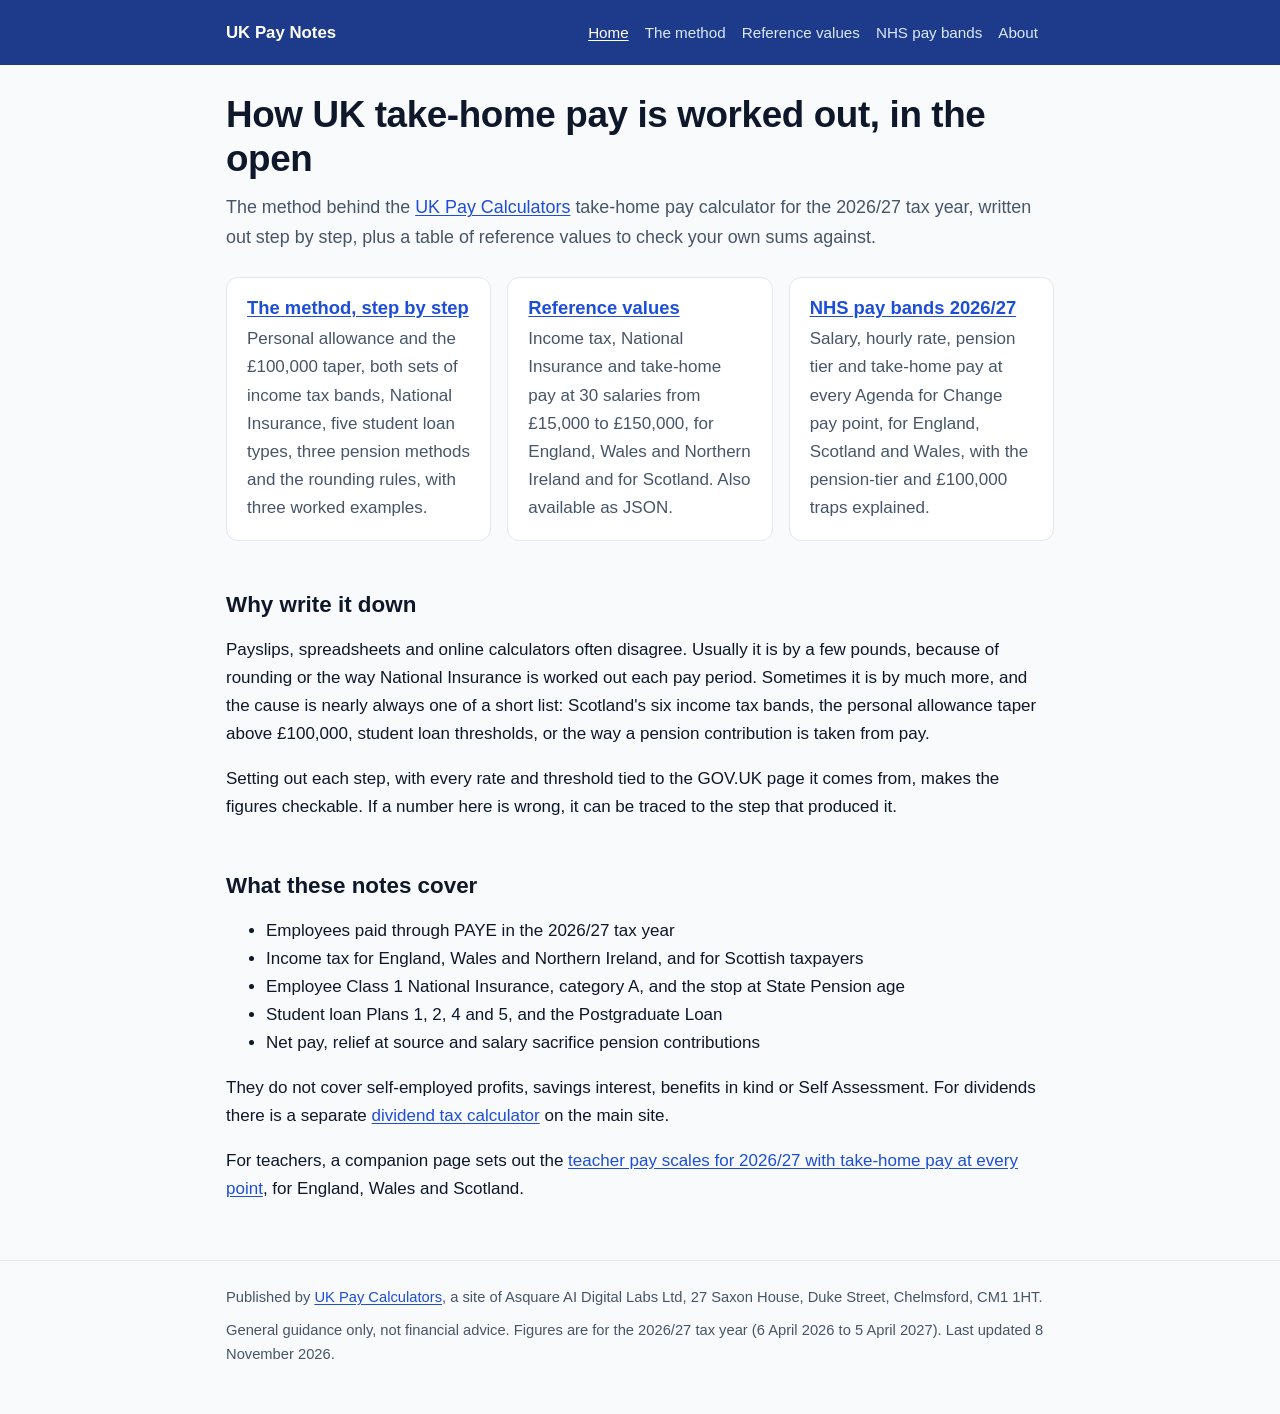
<file: index.html>
<!doctype html>
<html lang="en-GB">
<head>
<meta charset="utf-8">
<meta name="viewport" content="width=device-width, initial-scale=1">
<title>UK take-home pay: the method and reference values, 2026/27</title>
<meta name="description" content="How UK take-home pay is worked out for 2026/27, step by step, with reference values for 30 salaries in England, Wales, NI and Scotland, sourced to GOV.UK.">
<link rel="canonical" href="https://ukpaycalculators-uk.github.io/">
<link rel="icon" href="/favicon.svg" type="image/svg+xml">
<link rel="stylesheet" href="/style.css">
<meta property="og:type" content="article">
<meta property="og:title" content="UK take-home pay: the method and reference values, 2026/27">
<meta property="og:description" content="How UK take-home pay is worked out for 2026/27, step by step, with reference values for 30 salaries in England, Wales, NI and Scotland, sourced to GOV.UK.">
<meta property="og:url" content="https://ukpaycalculators-uk.github.io/">
<meta name="color-scheme" content="light dark">
</head>
<body>
<header class="top"><div class="wrap">
<a class="brand" href="/">UK Pay Notes</a>
<nav aria-label="Site"><a href="/" aria-current="page">Home</a><a href="/take-home-pay-method.html">The method</a><a href="/reference-values.html">Reference values</a><a href="/nhs-pay-bands-2026-27.html">NHS pay bands</a><a href="/about.html">About</a></nav>
</div></header>
<main class="wrap">
<h1>How UK take-home pay is worked out, in the open</h1>
<p class="lede">The method behind the <a href="https://ukpaycalculators.co.uk/">UK Pay Calculators</a> take-home pay calculator for the 2026/27 tax year, written out step by step, plus a table of reference values to check your own sums against.</p>
<div class="cards">
<div class="card"><h2><a href="/take-home-pay-method.html">The method, step by step</a></h2><p>Personal allowance and the £100,000 taper, both sets of income tax bands, National Insurance, five student loan types, three pension methods and the rounding rules, with three worked examples.</p></div>
<div class="card"><h2><a href="/reference-values.html">Reference values</a></h2><p>Income tax, National Insurance and take-home pay at 30 salaries from £15,000 to £150,000, for England, Wales and Northern Ireland and for Scotland. Also available as JSON.</p></div>
<div class="card"><h2><a href="/nhs-pay-bands-2026-27.html">NHS pay bands 2026/27</a></h2><p>Salary, hourly rate, pension tier and take-home pay at every Agenda for Change pay point, for England, Scotland and Wales, with the pension-tier and £100,000 traps explained.</p></div>
</div>
<h2>Why write it down</h2>
<p>Payslips, spreadsheets and online calculators often disagree. Usually it is by a few pounds, because of rounding or the way National Insurance is worked out each pay period. Sometimes it is by much more, and the cause is nearly always one of a short list: Scotland's six income tax bands, the personal allowance taper above £100,000, student loan thresholds, or the way a pension contribution is taken from pay.</p>
<p>Setting out each step, with every rate and threshold tied to the GOV.UK page it comes from, makes the figures checkable. If a number here is wrong, it can be traced to the step that produced it.</p>
<h2>What these notes cover</h2>
<ul>
<li>Employees paid through PAYE in the 2026/27 tax year</li>
<li>Income tax for England, Wales and Northern Ireland, and for Scottish taxpayers</li>
<li>Employee Class 1 National Insurance, category A, and the stop at State Pension age</li>
<li>Student loan Plans 1, 2, 4 and 5, and the Postgraduate Loan</li>
<li>Net pay, relief at source and salary sacrifice pension contributions</li>
</ul>
<p>They do not cover self-employed profits, savings interest, benefits in kind or Self Assessment. For dividends there is a separate <a href="https://ukpaycalculators.co.uk/tax/dividend-tax-calculator/">dividend tax calculator</a> on the main site.</p>
<p>For teachers, a companion page sets out the <a href="https://uk-teacher-pay.mystrikingly.com/">teacher pay scales for 2026/27 with take-home pay at every point</a>, for England, Wales and Scotland.</p>

</main>
<footer><div class="wrap">
<p>Published by <a href="https://ukpaycalculators.co.uk/">UK Pay Calculators</a>, a site of Asquare AI Digital Labs Ltd, 27 Saxon House, Duke Street, Chelmsford, CM1 1HT.</p>
<p>General guidance only, not financial advice. Figures are for the 2026/27 tax year (6 April 2026 to 5 April 2027). Last updated 8 November 2026.</p>
</div></footer>
</body>
</html>
</file>
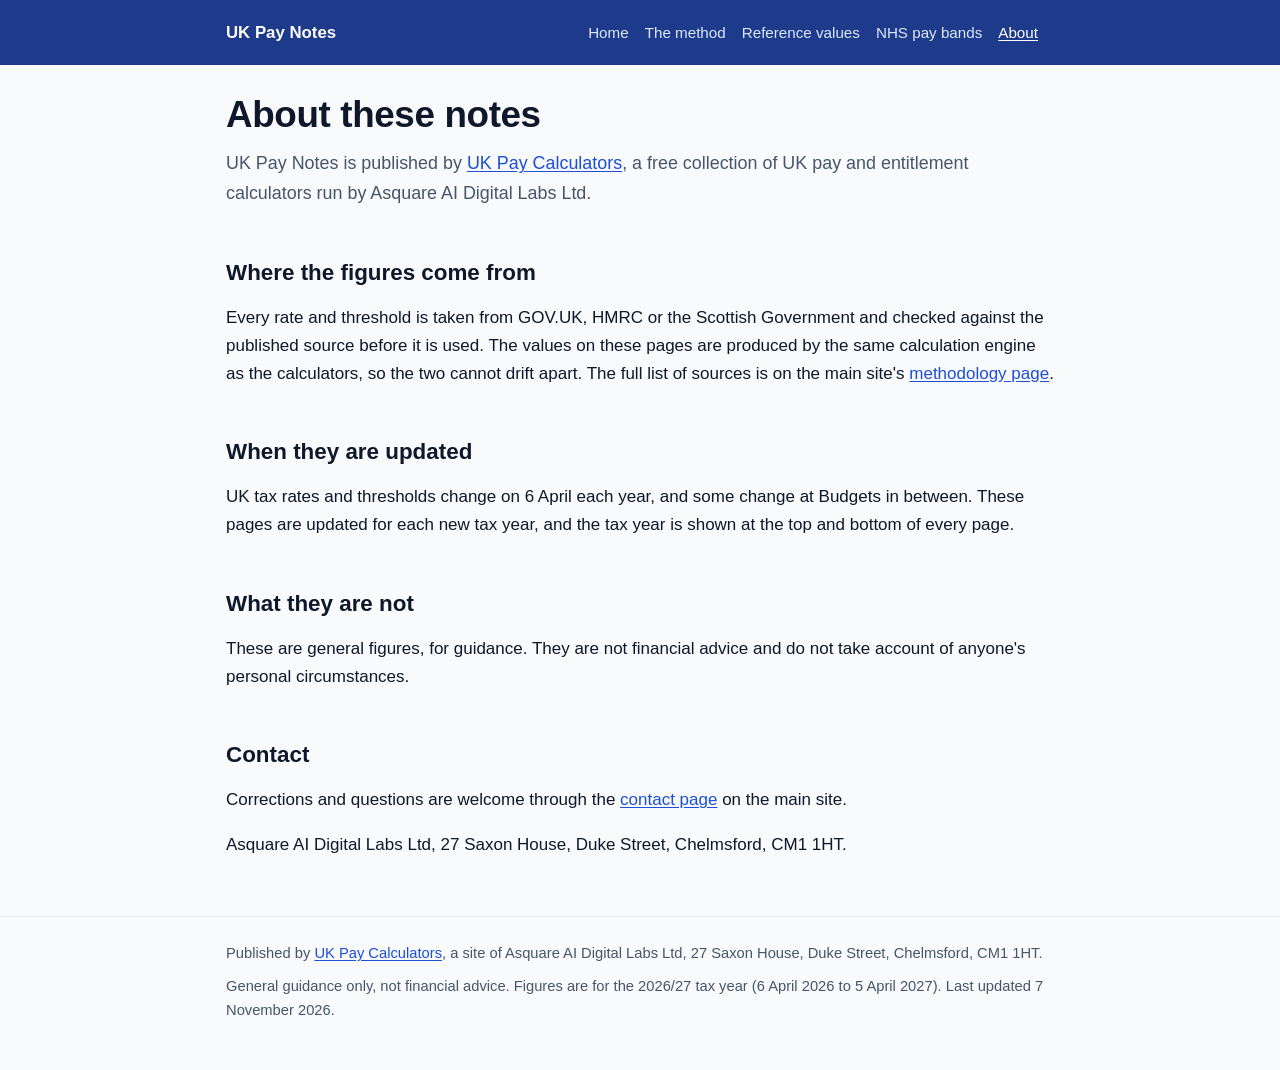
<file: about.html>
<!doctype html>
<html lang="en-GB">
<head>
<meta charset="utf-8">
<meta name="viewport" content="width=device-width, initial-scale=1">
<title>About UK Pay Notes</title>
<meta name="description" content="UK Pay Notes is published by UK Pay Calculators, a site of Asquare AI Digital Labs Ltd, to set out how UK take-home pay figures are calculated and sourced.">
<link rel="canonical" href="https://ukpaycalculators-uk.github.io/about.html">
<link rel="icon" href="/favicon.svg" type="image/svg+xml">
<link rel="stylesheet" href="/style.css">
<meta property="og:type" content="article">
<meta property="og:title" content="About UK Pay Notes">
<meta property="og:description" content="UK Pay Notes is published by UK Pay Calculators, a site of Asquare AI Digital Labs Ltd, to set out how UK take-home pay figures are calculated and sourced.">
<meta property="og:url" content="https://ukpaycalculators-uk.github.io/about.html">
<meta name="color-scheme" content="light dark">
</head>
<body>
<header class="top"><div class="wrap">
<a class="brand" href="/">UK Pay Notes</a>
<nav aria-label="Site"><a href="/">Home</a><a href="/take-home-pay-method.html">The method</a><a href="/reference-values.html">Reference values</a><a href="/nhs-pay-bands-2026-27.html">NHS pay bands</a><a href="/about.html" aria-current="page">About</a></nav>
</div></header>
<main class="wrap">
<h1>About these notes</h1>
<p class="lede">UK Pay Notes is published by <a href="https://ukpaycalculators.co.uk/">UK Pay Calculators</a>, a free collection of UK pay and entitlement calculators run by Asquare AI Digital Labs Ltd.</p>
<h2>Where the figures come from</h2>
<p>Every rate and threshold is taken from GOV.UK, HMRC or the Scottish Government and checked against the published source before it is used. The values on these pages are produced by the same calculation engine as the calculators, so the two cannot drift apart. The full list of sources is on the main site's <a href="https://ukpaycalculators.co.uk/methodology/">methodology page</a>.</p>
<h2>When they are updated</h2>
<p>UK tax rates and thresholds change on 6 April each year, and some change at Budgets in between. These pages are updated for each new tax year, and the tax year is shown at the top and bottom of every page.</p>
<h2>What they are not</h2>
<p>These are general figures, for guidance. They are not financial advice and do not take account of anyone's personal circumstances.</p>
<h2>Contact</h2>
<p>Corrections and questions are welcome through the <a href="https://ukpaycalculators.co.uk/contact/">contact page</a> on the main site.</p>
<p>Asquare AI Digital Labs Ltd, 27 Saxon House, Duke Street, Chelmsford, CM1 1HT.</p>

</main>
<footer><div class="wrap">
<p>Published by <a href="https://ukpaycalculators.co.uk/">UK Pay Calculators</a>, a site of Asquare AI Digital Labs Ltd, 27 Saxon House, Duke Street, Chelmsford, CM1 1HT.</p>
<p>General guidance only, not financial advice. Figures are for the 2026/27 tax year (6 April 2026 to 5 April 2027). Last updated 7 November 2026.</p>
</div></footer>
</body>
</html>
</file>
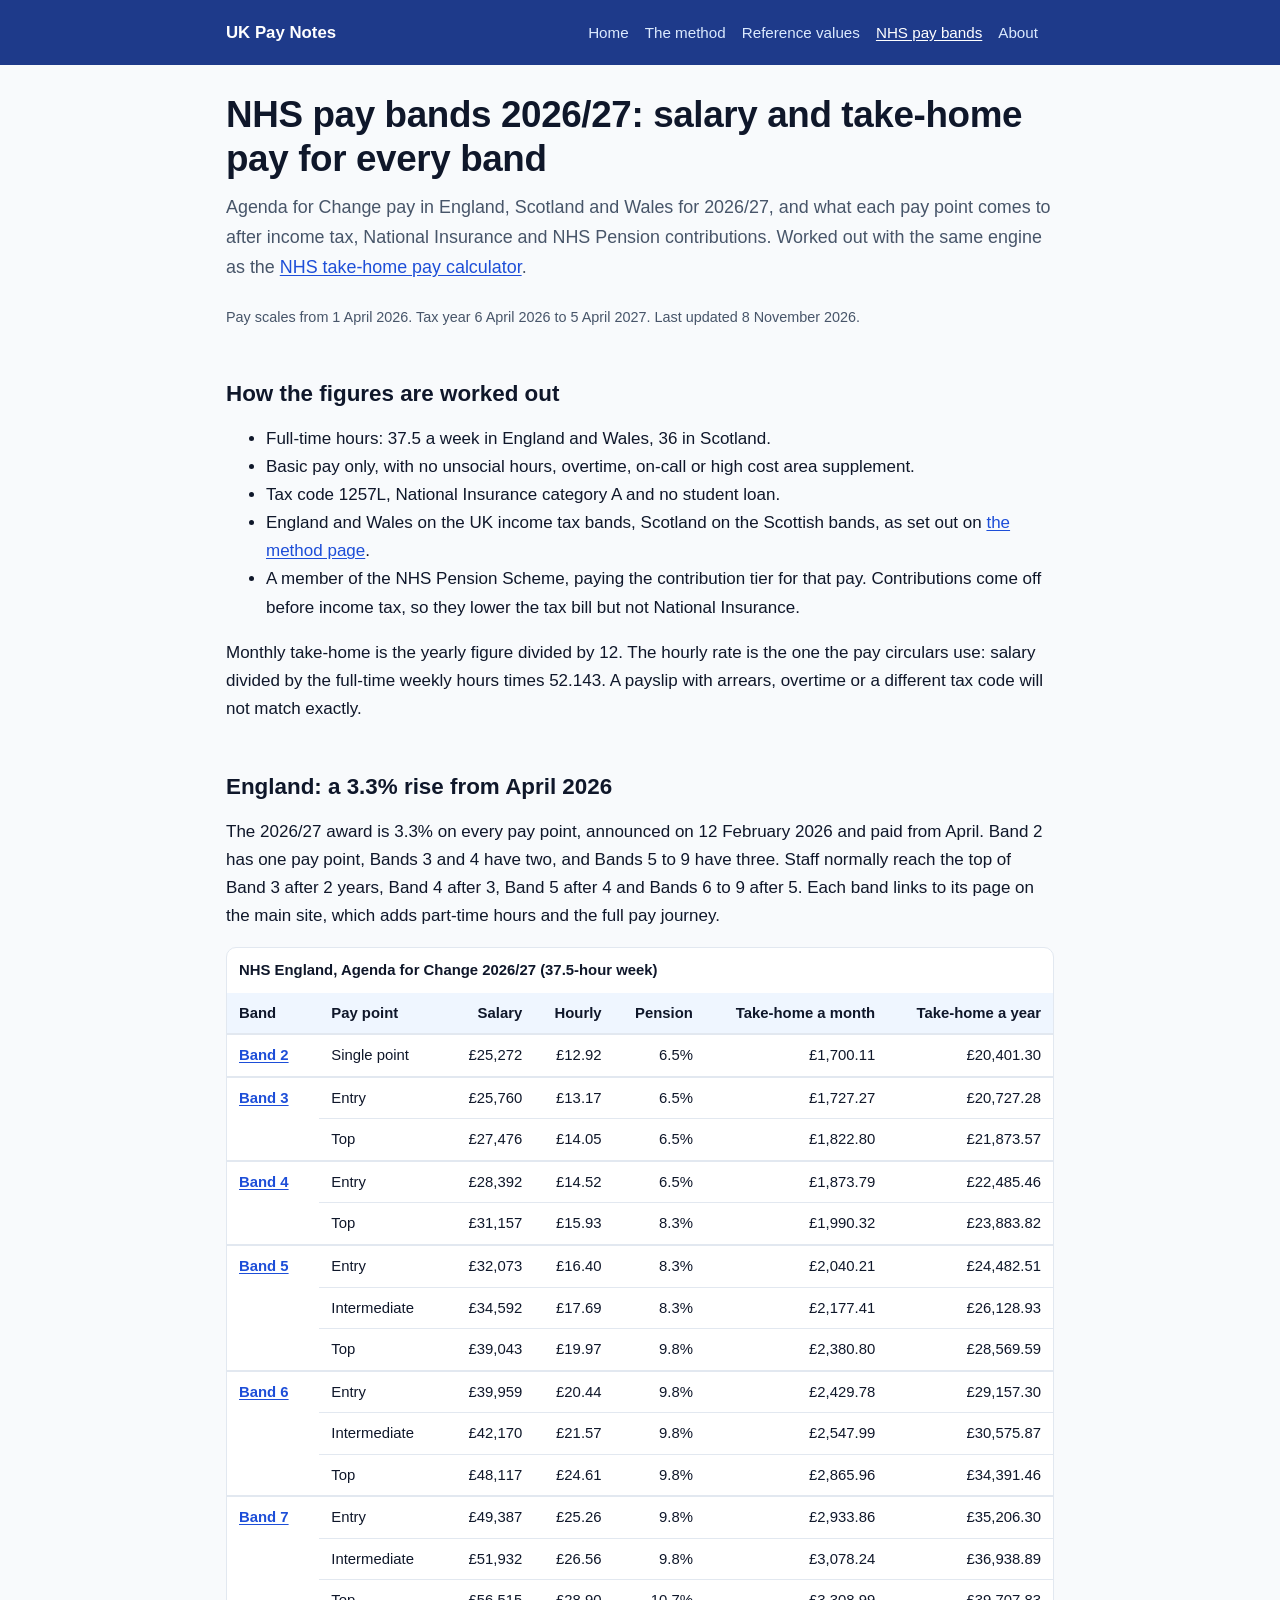
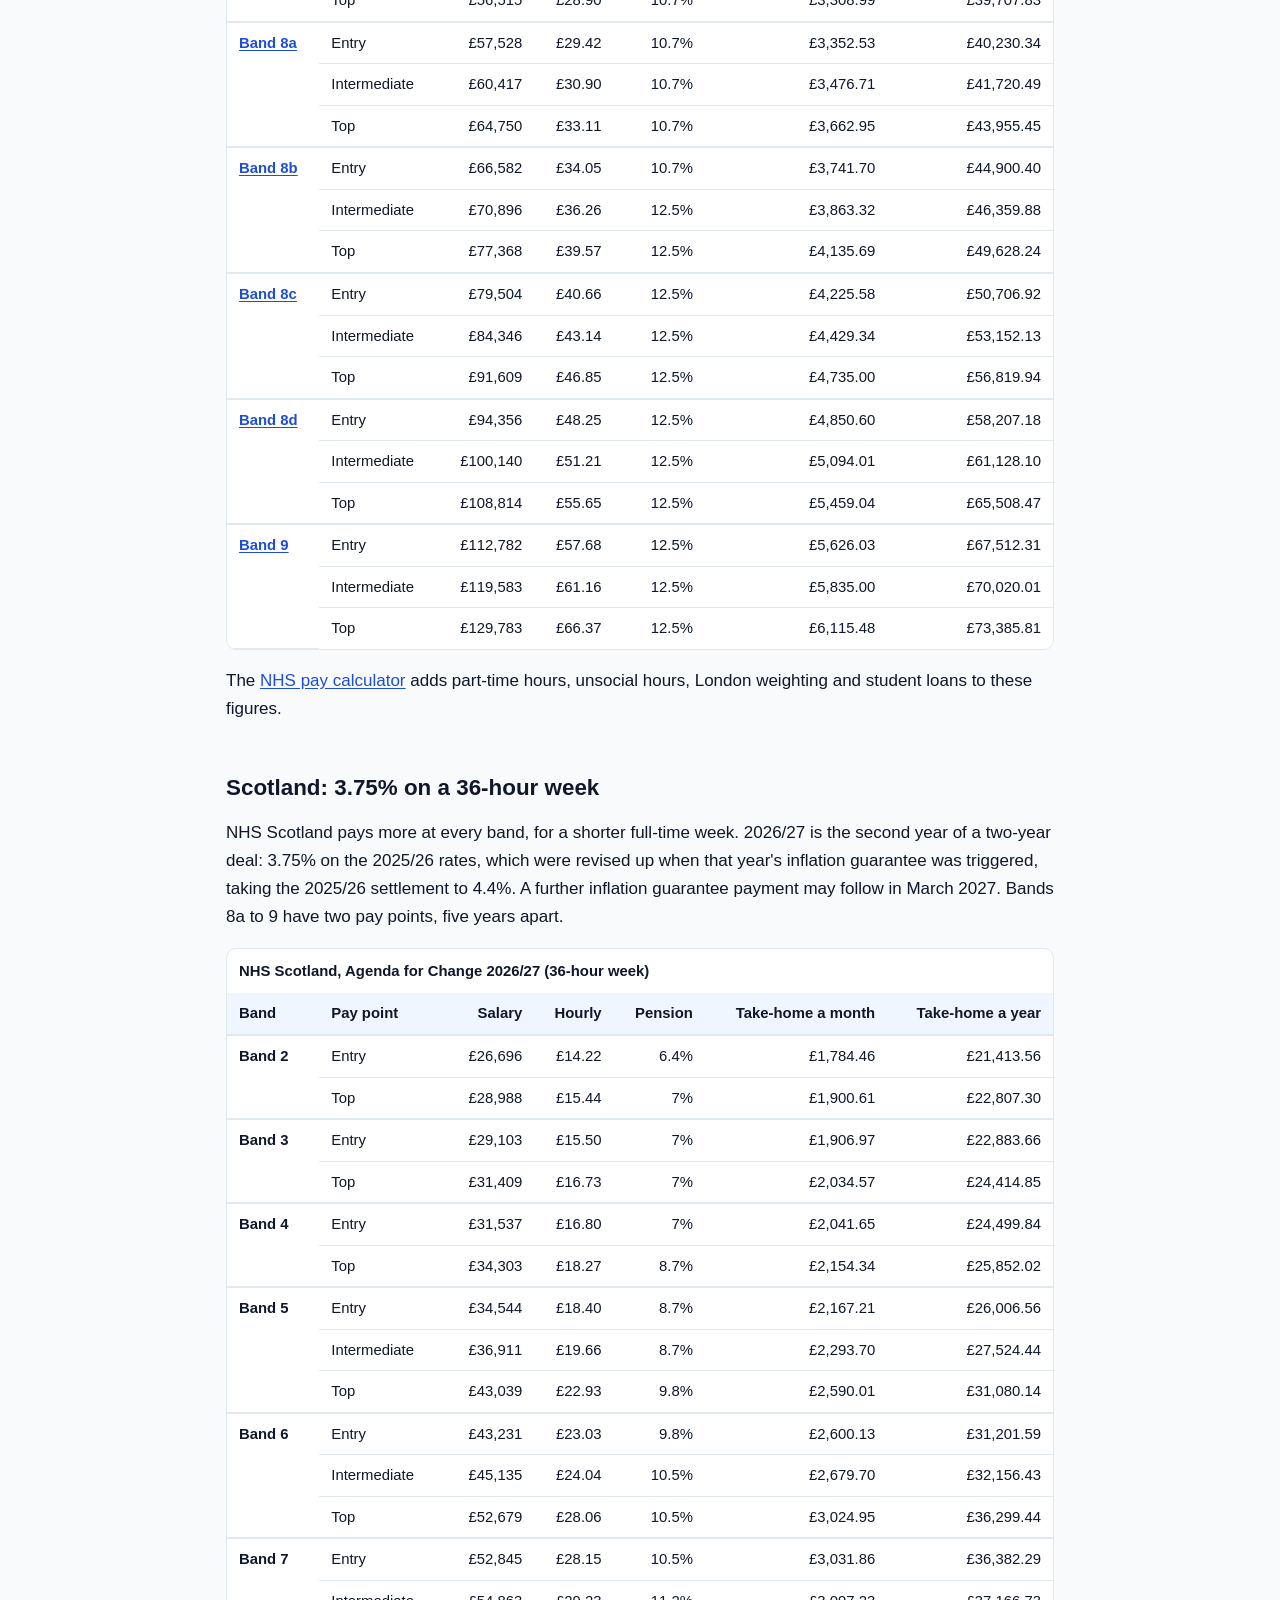
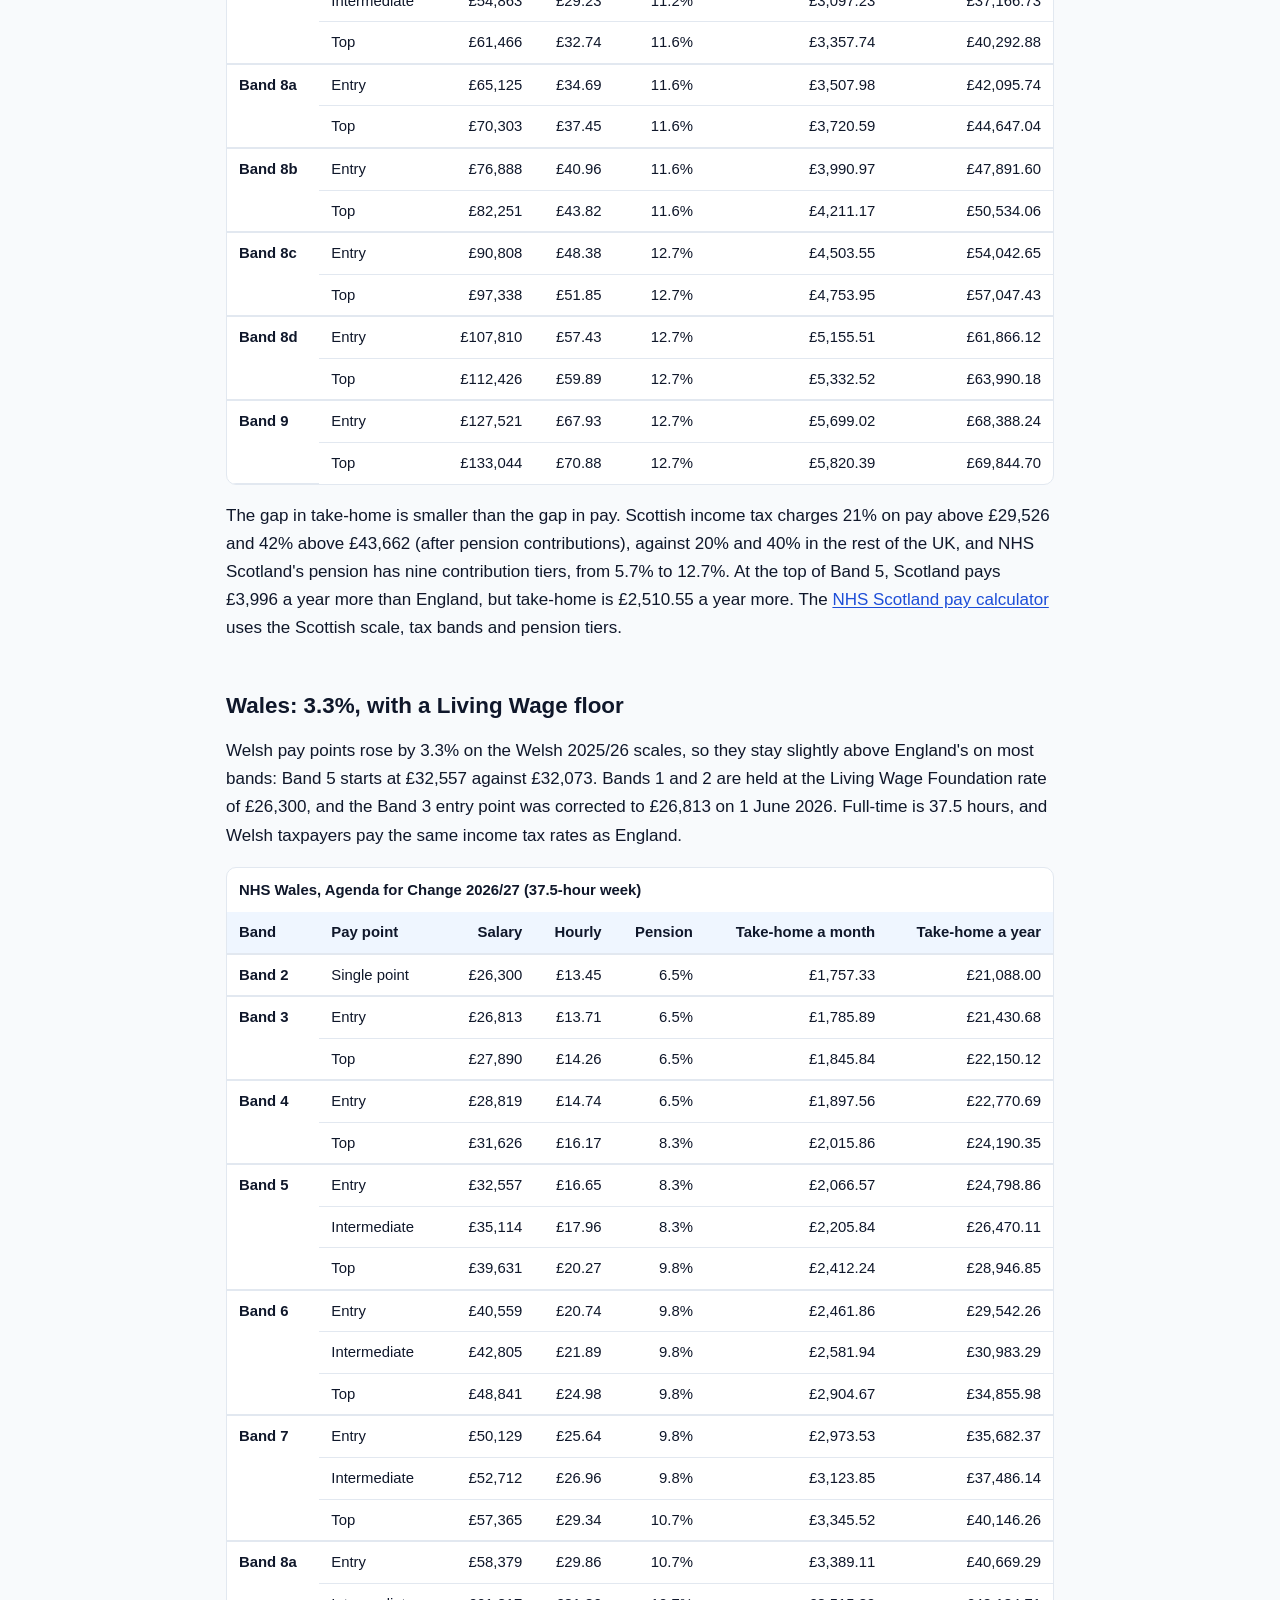
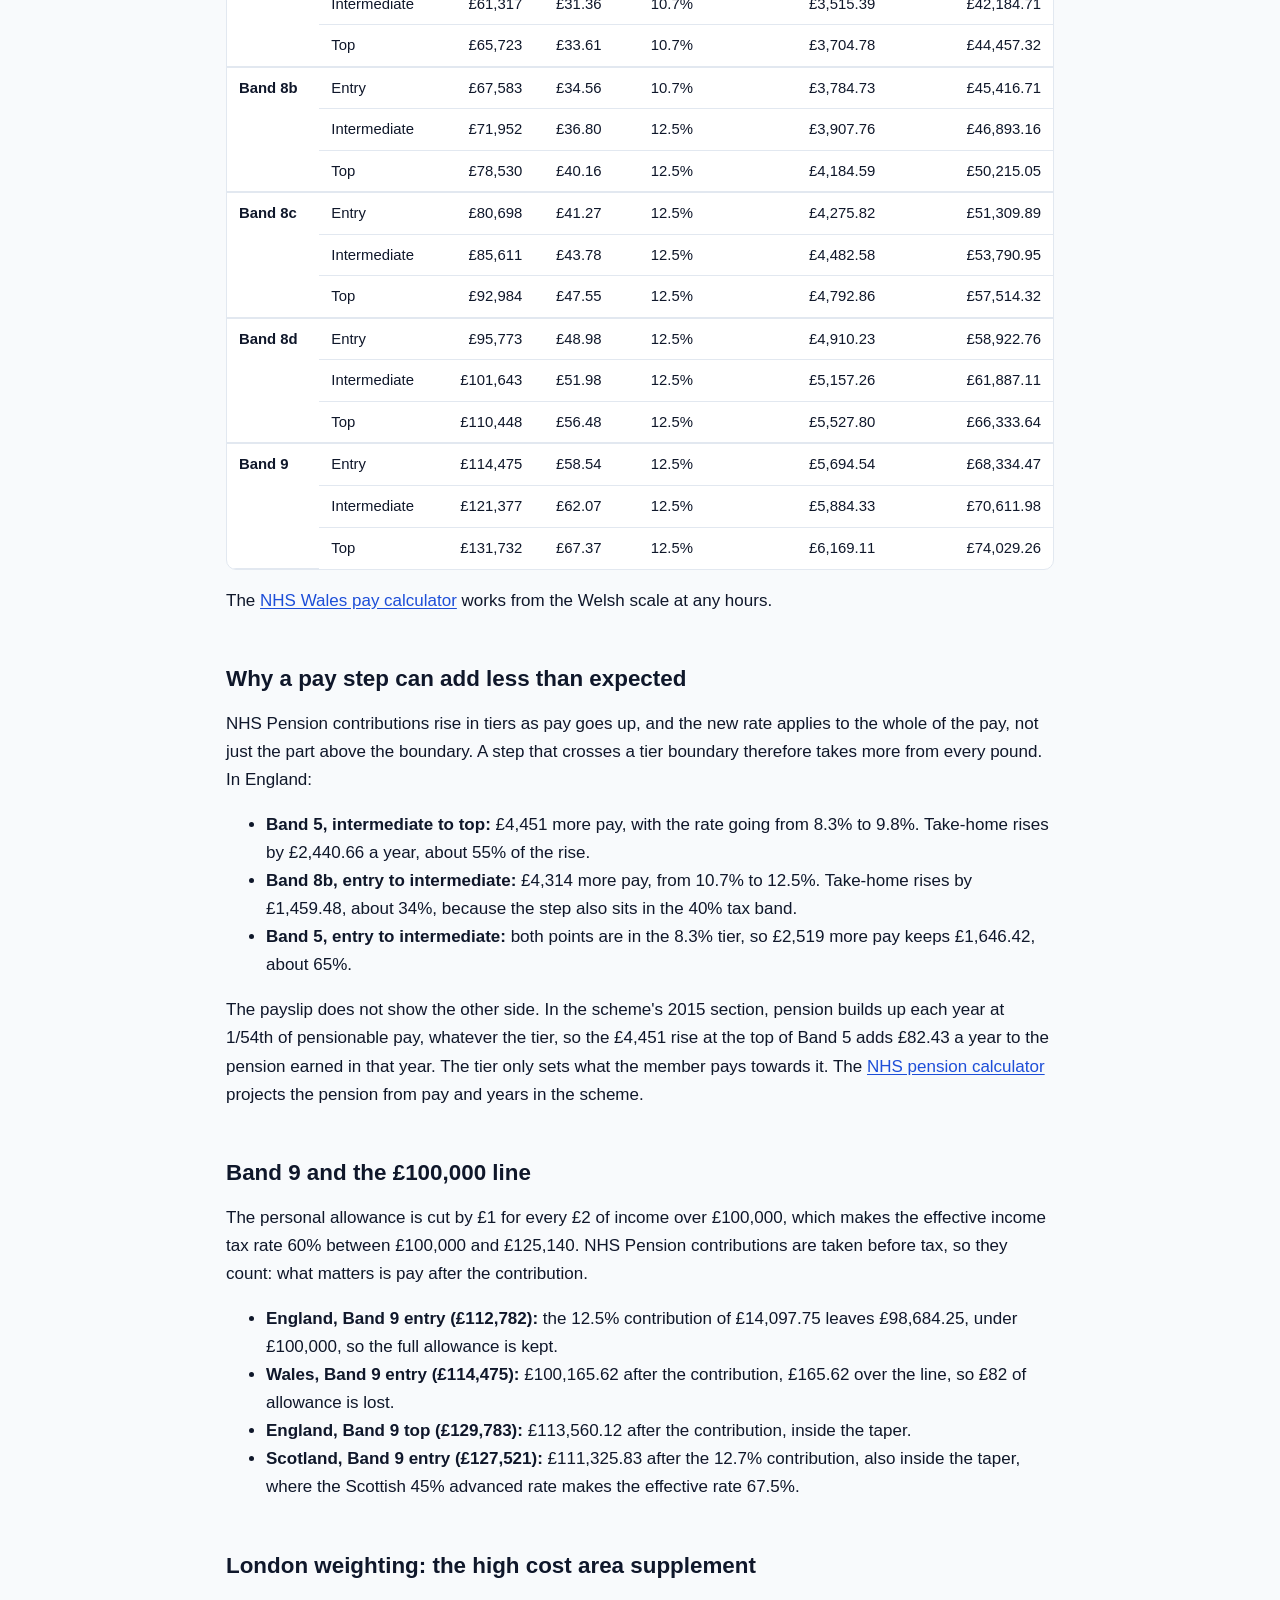
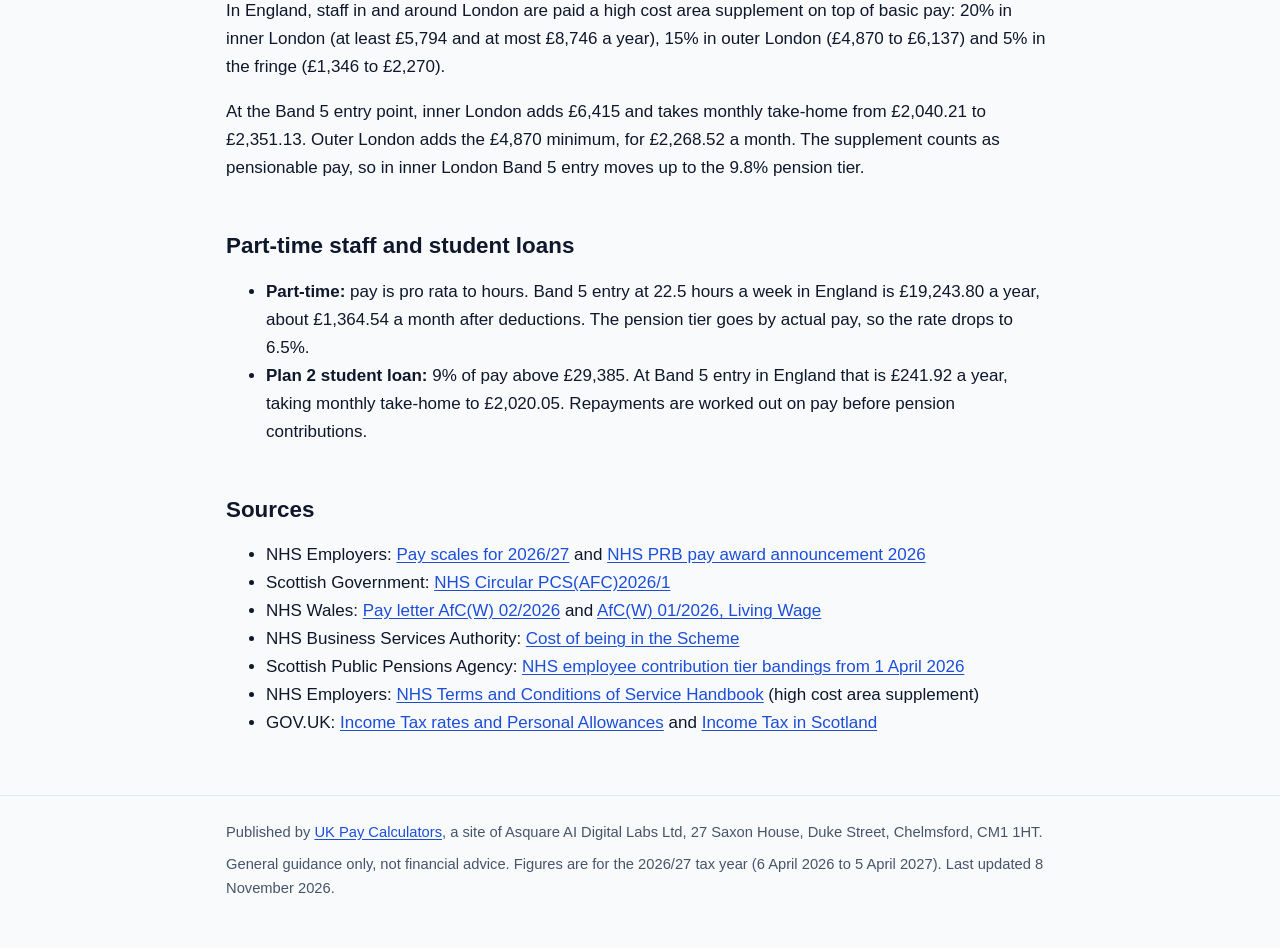
<file: nhs-pay-bands-2026-27.html>
<!doctype html>
<html lang="en-GB">
<head>
<meta charset="utf-8">
<meta name="viewport" content="width=device-width, initial-scale=1">
<title>NHS pay bands 2026/27: salary and take-home pay by band</title>
<meta name="description" content="NHS Agenda for Change pay for 2026/27 in England, Scotland and Wales: salary, hourly rate, pension tier and take-home pay at every pay point of every band.">
<link rel="canonical" href="https://ukpaycalculators-uk.github.io/nhs-pay-bands-2026-27.html">
<link rel="icon" href="/favicon.svg" type="image/svg+xml">
<link rel="stylesheet" href="/style.css">
<meta property="og:type" content="article">
<meta property="og:title" content="NHS pay bands 2026/27: salary and take-home pay by band">
<meta property="og:description" content="NHS Agenda for Change pay for 2026/27 in England, Scotland and Wales: salary, hourly rate, pension tier and take-home pay at every pay point of every band.">
<meta property="og:url" content="https://ukpaycalculators-uk.github.io/nhs-pay-bands-2026-27.html">
<meta name="color-scheme" content="light dark">
</head>
<body>
<header class="top"><div class="wrap">
<a class="brand" href="/">UK Pay Notes</a>
<nav aria-label="Site"><a href="/">Home</a><a href="/take-home-pay-method.html">The method</a><a href="/reference-values.html">Reference values</a><a href="/nhs-pay-bands-2026-27.html" aria-current="page">NHS pay bands</a><a href="/about.html">About</a></nav>
</div></header>
<main class="wrap">
<h1>NHS pay bands 2026/27: salary and take-home pay for every band</h1>
<p class="lede">Agenda for Change pay in England, Scotland and Wales for 2026/27, and what each pay point comes to after income tax, National Insurance and NHS Pension contributions. Worked out with the same engine as the <a href="https://ukpaycalculators.co.uk/nhs/take-home-pay/">NHS take-home pay calculator</a>.</p>
<p class="meta">Pay scales from 1 April 2026. Tax year 6 April 2026 to 5 April 2027. Last updated 8 November 2026.</p>

<h2>How the figures are worked out</h2>
<ul>
<li>Full-time hours: 37.5 a week in England and Wales, 36 in Scotland.</li>
<li>Basic pay only, with no unsocial hours, overtime, on-call or high cost area supplement.</li>
<li>Tax code 1257L, National Insurance category A and no student loan.</li>
<li>England and Wales on the UK income tax bands, Scotland on the Scottish bands, as set out on <a href="/take-home-pay-method.html">the method page</a>.</li>
<li>A member of the NHS Pension Scheme, paying the contribution tier for that pay. Contributions come off before income tax, so they lower the tax bill but not National Insurance.</li>
</ul>
<p>Monthly take-home is the yearly figure divided by 12. The hourly rate is the one the pay circulars use: salary divided by the full-time weekly hours times 52.143. A payslip with arrears, overtime or a different tax code will not match exactly.</p>

<h2>England: a 3.3% rise from April 2026</h2>
<p>The 2026/27 award is 3.3% on every pay point, announced on 12 February 2026 and paid from April. Band 2 has one pay point, Bands 3 and 4 have two, and Bands 5 to 9 have three. Staff normally reach the top of Band 3 after 2 years, Band 4 after 3, Band 5 after 4 and Bands 6 to 9 after 5. Each band links to its page on the main site, which adds part-time hours and the full pay journey.</p>
<div class="table-scroll"><table class="bands">
<caption>NHS England, Agenda for Change 2026/27 (37.5-hour week)</caption>
<thead><tr><th scope="col">Band</th><th scope="col">Pay point</th><th scope="col">Salary</th><th scope="col">Hourly</th><th scope="col">Pension</th><th scope="col">Take-home a month</th><th scope="col">Take-home a year</th></tr></thead>
<tbody><tr><th scope="rowgroup" rowspan="1"><a href="https://ukpaycalculators.co.uk/nhs/bands/band-2/">Band 2</a></th><td class='pt'>Single point</td><td>£25,272</td><td>£12.92</td><td>6.5%</td><td>£1,700.11</td><td>£20,401.30</td></tr></tbody>
<tbody><tr><th scope="rowgroup" rowspan="2"><a href="https://ukpaycalculators.co.uk/nhs/bands/band-3/">Band 3</a></th><td class='pt'>Entry</td><td>£25,760</td><td>£13.17</td><td>6.5%</td><td>£1,727.27</td><td>£20,727.28</td></tr><tr><td class='pt'>Top</td><td>£27,476</td><td>£14.05</td><td>6.5%</td><td>£1,822.80</td><td>£21,873.57</td></tr></tbody>
<tbody><tr><th scope="rowgroup" rowspan="2"><a href="https://ukpaycalculators.co.uk/nhs/bands/band-4/">Band 4</a></th><td class='pt'>Entry</td><td>£28,392</td><td>£14.52</td><td>6.5%</td><td>£1,873.79</td><td>£22,485.46</td></tr><tr><td class='pt'>Top</td><td>£31,157</td><td>£15.93</td><td>8.3%</td><td>£1,990.32</td><td>£23,883.82</td></tr></tbody>
<tbody><tr><th scope="rowgroup" rowspan="3"><a href="https://ukpaycalculators.co.uk/nhs/bands/band-5/">Band 5</a></th><td class='pt'>Entry</td><td>£32,073</td><td>£16.40</td><td>8.3%</td><td>£2,040.21</td><td>£24,482.51</td></tr><tr><td class='pt'>Intermediate</td><td>£34,592</td><td>£17.69</td><td>8.3%</td><td>£2,177.41</td><td>£26,128.93</td></tr><tr><td class='pt'>Top</td><td>£39,043</td><td>£19.97</td><td>9.8%</td><td>£2,380.80</td><td>£28,569.59</td></tr></tbody>
<tbody><tr><th scope="rowgroup" rowspan="3"><a href="https://ukpaycalculators.co.uk/nhs/bands/band-6/">Band 6</a></th><td class='pt'>Entry</td><td>£39,959</td><td>£20.44</td><td>9.8%</td><td>£2,429.78</td><td>£29,157.30</td></tr><tr><td class='pt'>Intermediate</td><td>£42,170</td><td>£21.57</td><td>9.8%</td><td>£2,547.99</td><td>£30,575.87</td></tr><tr><td class='pt'>Top</td><td>£48,117</td><td>£24.61</td><td>9.8%</td><td>£2,865.96</td><td>£34,391.46</td></tr></tbody>
<tbody><tr><th scope="rowgroup" rowspan="3"><a href="https://ukpaycalculators.co.uk/nhs/bands/band-7/">Band 7</a></th><td class='pt'>Entry</td><td>£49,387</td><td>£25.26</td><td>9.8%</td><td>£2,933.86</td><td>£35,206.30</td></tr><tr><td class='pt'>Intermediate</td><td>£51,932</td><td>£26.56</td><td>9.8%</td><td>£3,078.24</td><td>£36,938.89</td></tr><tr><td class='pt'>Top</td><td>£56,515</td><td>£28.90</td><td>10.7%</td><td>£3,308.99</td><td>£39,707.83</td></tr></tbody>
<tbody><tr><th scope="rowgroup" rowspan="3"><a href="https://ukpaycalculators.co.uk/nhs/bands/band-8a/">Band 8a</a></th><td class='pt'>Entry</td><td>£57,528</td><td>£29.42</td><td>10.7%</td><td>£3,352.53</td><td>£40,230.34</td></tr><tr><td class='pt'>Intermediate</td><td>£60,417</td><td>£30.90</td><td>10.7%</td><td>£3,476.71</td><td>£41,720.49</td></tr><tr><td class='pt'>Top</td><td>£64,750</td><td>£33.11</td><td>10.7%</td><td>£3,662.95</td><td>£43,955.45</td></tr></tbody>
<tbody><tr><th scope="rowgroup" rowspan="3"><a href="https://ukpaycalculators.co.uk/nhs/bands/band-8b/">Band 8b</a></th><td class='pt'>Entry</td><td>£66,582</td><td>£34.05</td><td>10.7%</td><td>£3,741.70</td><td>£44,900.40</td></tr><tr><td class='pt'>Intermediate</td><td>£70,896</td><td>£36.26</td><td>12.5%</td><td>£3,863.32</td><td>£46,359.88</td></tr><tr><td class='pt'>Top</td><td>£77,368</td><td>£39.57</td><td>12.5%</td><td>£4,135.69</td><td>£49,628.24</td></tr></tbody>
<tbody><tr><th scope="rowgroup" rowspan="3"><a href="https://ukpaycalculators.co.uk/nhs/bands/band-8c/">Band 8c</a></th><td class='pt'>Entry</td><td>£79,504</td><td>£40.66</td><td>12.5%</td><td>£4,225.58</td><td>£50,706.92</td></tr><tr><td class='pt'>Intermediate</td><td>£84,346</td><td>£43.14</td><td>12.5%</td><td>£4,429.34</td><td>£53,152.13</td></tr><tr><td class='pt'>Top</td><td>£91,609</td><td>£46.85</td><td>12.5%</td><td>£4,735.00</td><td>£56,819.94</td></tr></tbody>
<tbody><tr><th scope="rowgroup" rowspan="3"><a href="https://ukpaycalculators.co.uk/nhs/bands/band-8d/">Band 8d</a></th><td class='pt'>Entry</td><td>£94,356</td><td>£48.25</td><td>12.5%</td><td>£4,850.60</td><td>£58,207.18</td></tr><tr><td class='pt'>Intermediate</td><td>£100,140</td><td>£51.21</td><td>12.5%</td><td>£5,094.01</td><td>£61,128.10</td></tr><tr><td class='pt'>Top</td><td>£108,814</td><td>£55.65</td><td>12.5%</td><td>£5,459.04</td><td>£65,508.47</td></tr></tbody>
<tbody><tr><th scope="rowgroup" rowspan="3"><a href="https://ukpaycalculators.co.uk/nhs/bands/band-9/">Band 9</a></th><td class='pt'>Entry</td><td>£112,782</td><td>£57.68</td><td>12.5%</td><td>£5,626.03</td><td>£67,512.31</td></tr><tr><td class='pt'>Intermediate</td><td>£119,583</td><td>£61.16</td><td>12.5%</td><td>£5,835.00</td><td>£70,020.01</td></tr><tr><td class='pt'>Top</td><td>£129,783</td><td>£66.37</td><td>12.5%</td><td>£6,115.48</td><td>£73,385.81</td></tr></tbody>
</table></div>
<p>The <a href="https://ukpaycalculators.co.uk/nhs/">NHS pay calculator</a> adds part-time hours, unsocial hours, London weighting and student loans to these figures.</p>

<h2>Scotland: 3.75% on a 36-hour week</h2>
<p>NHS Scotland pays more at every band, for a shorter full-time week. 2026/27 is the second year of a two-year deal: 3.75% on the 2025/26 rates, which were revised up when that year's inflation guarantee was triggered, taking the 2025/26 settlement to 4.4%. A further inflation guarantee payment may follow in March 2027. Bands 8a to 9 have two pay points, five years apart.</p>
<div class="table-scroll"><table class="bands">
<caption>NHS Scotland, Agenda for Change 2026/27 (36-hour week)</caption>
<thead><tr><th scope="col">Band</th><th scope="col">Pay point</th><th scope="col">Salary</th><th scope="col">Hourly</th><th scope="col">Pension</th><th scope="col">Take-home a month</th><th scope="col">Take-home a year</th></tr></thead>
<tbody><tr><th scope="rowgroup" rowspan="2">Band 2</th><td class='pt'>Entry</td><td>£26,696</td><td>£14.22</td><td>6.4%</td><td>£1,784.46</td><td>£21,413.56</td></tr><tr><td class='pt'>Top</td><td>£28,988</td><td>£15.44</td><td>7%</td><td>£1,900.61</td><td>£22,807.30</td></tr></tbody>
<tbody><tr><th scope="rowgroup" rowspan="2">Band 3</th><td class='pt'>Entry</td><td>£29,103</td><td>£15.50</td><td>7%</td><td>£1,906.97</td><td>£22,883.66</td></tr><tr><td class='pt'>Top</td><td>£31,409</td><td>£16.73</td><td>7%</td><td>£2,034.57</td><td>£24,414.85</td></tr></tbody>
<tbody><tr><th scope="rowgroup" rowspan="2">Band 4</th><td class='pt'>Entry</td><td>£31,537</td><td>£16.80</td><td>7%</td><td>£2,041.65</td><td>£24,499.84</td></tr><tr><td class='pt'>Top</td><td>£34,303</td><td>£18.27</td><td>8.7%</td><td>£2,154.34</td><td>£25,852.02</td></tr></tbody>
<tbody><tr><th scope="rowgroup" rowspan="3">Band 5</th><td class='pt'>Entry</td><td>£34,544</td><td>£18.40</td><td>8.7%</td><td>£2,167.21</td><td>£26,006.56</td></tr><tr><td class='pt'>Intermediate</td><td>£36,911</td><td>£19.66</td><td>8.7%</td><td>£2,293.70</td><td>£27,524.44</td></tr><tr><td class='pt'>Top</td><td>£43,039</td><td>£22.93</td><td>9.8%</td><td>£2,590.01</td><td>£31,080.14</td></tr></tbody>
<tbody><tr><th scope="rowgroup" rowspan="3">Band 6</th><td class='pt'>Entry</td><td>£43,231</td><td>£23.03</td><td>9.8%</td><td>£2,600.13</td><td>£31,201.59</td></tr><tr><td class='pt'>Intermediate</td><td>£45,135</td><td>£24.04</td><td>10.5%</td><td>£2,679.70</td><td>£32,156.43</td></tr><tr><td class='pt'>Top</td><td>£52,679</td><td>£28.06</td><td>10.5%</td><td>£3,024.95</td><td>£36,299.44</td></tr></tbody>
<tbody><tr><th scope="rowgroup" rowspan="3">Band 7</th><td class='pt'>Entry</td><td>£52,845</td><td>£28.15</td><td>10.5%</td><td>£3,031.86</td><td>£36,382.29</td></tr><tr><td class='pt'>Intermediate</td><td>£54,863</td><td>£29.23</td><td>11.2%</td><td>£3,097.23</td><td>£37,166.73</td></tr><tr><td class='pt'>Top</td><td>£61,466</td><td>£32.74</td><td>11.6%</td><td>£3,357.74</td><td>£40,292.88</td></tr></tbody>
<tbody><tr><th scope="rowgroup" rowspan="2">Band 8a</th><td class='pt'>Entry</td><td>£65,125</td><td>£34.69</td><td>11.6%</td><td>£3,507.98</td><td>£42,095.74</td></tr><tr><td class='pt'>Top</td><td>£70,303</td><td>£37.45</td><td>11.6%</td><td>£3,720.59</td><td>£44,647.04</td></tr></tbody>
<tbody><tr><th scope="rowgroup" rowspan="2">Band 8b</th><td class='pt'>Entry</td><td>£76,888</td><td>£40.96</td><td>11.6%</td><td>£3,990.97</td><td>£47,891.60</td></tr><tr><td class='pt'>Top</td><td>£82,251</td><td>£43.82</td><td>11.6%</td><td>£4,211.17</td><td>£50,534.06</td></tr></tbody>
<tbody><tr><th scope="rowgroup" rowspan="2">Band 8c</th><td class='pt'>Entry</td><td>£90,808</td><td>£48.38</td><td>12.7%</td><td>£4,503.55</td><td>£54,042.65</td></tr><tr><td class='pt'>Top</td><td>£97,338</td><td>£51.85</td><td>12.7%</td><td>£4,753.95</td><td>£57,047.43</td></tr></tbody>
<tbody><tr><th scope="rowgroup" rowspan="2">Band 8d</th><td class='pt'>Entry</td><td>£107,810</td><td>£57.43</td><td>12.7%</td><td>£5,155.51</td><td>£61,866.12</td></tr><tr><td class='pt'>Top</td><td>£112,426</td><td>£59.89</td><td>12.7%</td><td>£5,332.52</td><td>£63,990.18</td></tr></tbody>
<tbody><tr><th scope="rowgroup" rowspan="2">Band 9</th><td class='pt'>Entry</td><td>£127,521</td><td>£67.93</td><td>12.7%</td><td>£5,699.02</td><td>£68,388.24</td></tr><tr><td class='pt'>Top</td><td>£133,044</td><td>£70.88</td><td>12.7%</td><td>£5,820.39</td><td>£69,844.70</td></tr></tbody>
</table></div>
<p>The gap in take-home is smaller than the gap in pay. Scottish income tax charges 21% on pay above £29,526 and 42% above £43,662 (after pension contributions), against 20% and 40% in the rest of the UK, and NHS Scotland's pension has nine contribution tiers, from 5.7% to 12.7%. At the top of Band 5, Scotland pays £3,996 a year more than England, but take-home is £2,510.55 a year more. The <a href="https://ukpaycalculators.co.uk/nhs/scotland/">NHS Scotland pay calculator</a> uses the Scottish scale, tax bands and pension tiers.</p>

<h2>Wales: 3.3%, with a Living Wage floor</h2>
<p>Welsh pay points rose by 3.3% on the Welsh 2025/26 scales, so they stay slightly above England's on most bands: Band 5 starts at £32,557 against £32,073. Bands 1 and 2 are held at the Living Wage Foundation rate of £26,300, and the Band 3 entry point was corrected to £26,813 on 1 June 2026. Full-time is 37.5 hours, and Welsh taxpayers pay the same income tax rates as England.</p>
<div class="table-scroll"><table class="bands">
<caption>NHS Wales, Agenda for Change 2026/27 (37.5-hour week)</caption>
<thead><tr><th scope="col">Band</th><th scope="col">Pay point</th><th scope="col">Salary</th><th scope="col">Hourly</th><th scope="col">Pension</th><th scope="col">Take-home a month</th><th scope="col">Take-home a year</th></tr></thead>
<tbody><tr><th scope="rowgroup" rowspan="1">Band 2</th><td class='pt'>Single point</td><td>£26,300</td><td>£13.45</td><td>6.5%</td><td>£1,757.33</td><td>£21,088.00</td></tr></tbody>
<tbody><tr><th scope="rowgroup" rowspan="2">Band 3</th><td class='pt'>Entry</td><td>£26,813</td><td>£13.71</td><td>6.5%</td><td>£1,785.89</td><td>£21,430.68</td></tr><tr><td class='pt'>Top</td><td>£27,890</td><td>£14.26</td><td>6.5%</td><td>£1,845.84</td><td>£22,150.12</td></tr></tbody>
<tbody><tr><th scope="rowgroup" rowspan="2">Band 4</th><td class='pt'>Entry</td><td>£28,819</td><td>£14.74</td><td>6.5%</td><td>£1,897.56</td><td>£22,770.69</td></tr><tr><td class='pt'>Top</td><td>£31,626</td><td>£16.17</td><td>8.3%</td><td>£2,015.86</td><td>£24,190.35</td></tr></tbody>
<tbody><tr><th scope="rowgroup" rowspan="3">Band 5</th><td class='pt'>Entry</td><td>£32,557</td><td>£16.65</td><td>8.3%</td><td>£2,066.57</td><td>£24,798.86</td></tr><tr><td class='pt'>Intermediate</td><td>£35,114</td><td>£17.96</td><td>8.3%</td><td>£2,205.84</td><td>£26,470.11</td></tr><tr><td class='pt'>Top</td><td>£39,631</td><td>£20.27</td><td>9.8%</td><td>£2,412.24</td><td>£28,946.85</td></tr></tbody>
<tbody><tr><th scope="rowgroup" rowspan="3">Band 6</th><td class='pt'>Entry</td><td>£40,559</td><td>£20.74</td><td>9.8%</td><td>£2,461.86</td><td>£29,542.26</td></tr><tr><td class='pt'>Intermediate</td><td>£42,805</td><td>£21.89</td><td>9.8%</td><td>£2,581.94</td><td>£30,983.29</td></tr><tr><td class='pt'>Top</td><td>£48,841</td><td>£24.98</td><td>9.8%</td><td>£2,904.67</td><td>£34,855.98</td></tr></tbody>
<tbody><tr><th scope="rowgroup" rowspan="3">Band 7</th><td class='pt'>Entry</td><td>£50,129</td><td>£25.64</td><td>9.8%</td><td>£2,973.53</td><td>£35,682.37</td></tr><tr><td class='pt'>Intermediate</td><td>£52,712</td><td>£26.96</td><td>9.8%</td><td>£3,123.85</td><td>£37,486.14</td></tr><tr><td class='pt'>Top</td><td>£57,365</td><td>£29.34</td><td>10.7%</td><td>£3,345.52</td><td>£40,146.26</td></tr></tbody>
<tbody><tr><th scope="rowgroup" rowspan="3">Band 8a</th><td class='pt'>Entry</td><td>£58,379</td><td>£29.86</td><td>10.7%</td><td>£3,389.11</td><td>£40,669.29</td></tr><tr><td class='pt'>Intermediate</td><td>£61,317</td><td>£31.36</td><td>10.7%</td><td>£3,515.39</td><td>£42,184.71</td></tr><tr><td class='pt'>Top</td><td>£65,723</td><td>£33.61</td><td>10.7%</td><td>£3,704.78</td><td>£44,457.32</td></tr></tbody>
<tbody><tr><th scope="rowgroup" rowspan="3">Band 8b</th><td class='pt'>Entry</td><td>£67,583</td><td>£34.56</td><td>10.7%</td><td>£3,784.73</td><td>£45,416.71</td></tr><tr><td class='pt'>Intermediate</td><td>£71,952</td><td>£36.80</td><td>12.5%</td><td>£3,907.76</td><td>£46,893.16</td></tr><tr><td class='pt'>Top</td><td>£78,530</td><td>£40.16</td><td>12.5%</td><td>£4,184.59</td><td>£50,215.05</td></tr></tbody>
<tbody><tr><th scope="rowgroup" rowspan="3">Band 8c</th><td class='pt'>Entry</td><td>£80,698</td><td>£41.27</td><td>12.5%</td><td>£4,275.82</td><td>£51,309.89</td></tr><tr><td class='pt'>Intermediate</td><td>£85,611</td><td>£43.78</td><td>12.5%</td><td>£4,482.58</td><td>£53,790.95</td></tr><tr><td class='pt'>Top</td><td>£92,984</td><td>£47.55</td><td>12.5%</td><td>£4,792.86</td><td>£57,514.32</td></tr></tbody>
<tbody><tr><th scope="rowgroup" rowspan="3">Band 8d</th><td class='pt'>Entry</td><td>£95,773</td><td>£48.98</td><td>12.5%</td><td>£4,910.23</td><td>£58,922.76</td></tr><tr><td class='pt'>Intermediate</td><td>£101,643</td><td>£51.98</td><td>12.5%</td><td>£5,157.26</td><td>£61,887.11</td></tr><tr><td class='pt'>Top</td><td>£110,448</td><td>£56.48</td><td>12.5%</td><td>£5,527.80</td><td>£66,333.64</td></tr></tbody>
<tbody><tr><th scope="rowgroup" rowspan="3">Band 9</th><td class='pt'>Entry</td><td>£114,475</td><td>£58.54</td><td>12.5%</td><td>£5,694.54</td><td>£68,334.47</td></tr><tr><td class='pt'>Intermediate</td><td>£121,377</td><td>£62.07</td><td>12.5%</td><td>£5,884.33</td><td>£70,611.98</td></tr><tr><td class='pt'>Top</td><td>£131,732</td><td>£67.37</td><td>12.5%</td><td>£6,169.11</td><td>£74,029.26</td></tr></tbody>
</table></div>
<p>The <a href="https://ukpaycalculators.co.uk/nhs/wales/">NHS Wales pay calculator</a> works from the Welsh scale at any hours.</p>

<h2>Why a pay step can add less than expected</h2>
<p>NHS Pension contributions rise in tiers as pay goes up, and the new rate applies to the whole of the pay, not just the part above the boundary. A step that crosses a tier boundary therefore takes more from every pound. In England:</p>
<ul>
<li><strong>Band 5, intermediate to top:</strong> £4,451 more pay, with the rate going from 8.3% to 9.8%. Take-home rises by £2,440.66 a year, about 55% of the rise.</li>
<li><strong>Band 8b, entry to intermediate:</strong> £4,314 more pay, from 10.7% to 12.5%. Take-home rises by £1,459.48, about 34%, because the step also sits in the 40% tax band.</li>
<li><strong>Band 5, entry to intermediate:</strong> both points are in the 8.3% tier, so £2,519 more pay keeps £1,646.42, about 65%.</li>
</ul>
<p>The payslip does not show the other side. In the scheme's 2015 section, pension builds up each year at 1/54th of pensionable pay, whatever the tier, so the £4,451 rise at the top of Band 5 adds £82.43 a year to the pension earned in that year. The tier only sets what the member pays towards it. The <a href="https://ukpaycalculators.co.uk/nhs/pension/">NHS pension calculator</a> projects the pension from pay and years in the scheme.</p>

<h2>Band 9 and the £100,000 line</h2>
<p>The personal allowance is cut by £1 for every £2 of income over £100,000, which makes the effective income tax rate 60% between £100,000 and £125,140. NHS Pension contributions are taken before tax, so they count: what matters is pay after the contribution.</p>
<ul>
<li><strong>England, Band 9 entry (£112,782):</strong> the 12.5% contribution of £14,097.75 leaves £98,684.25, under £100,000, so the full allowance is kept.</li>
<li><strong>Wales, Band 9 entry (£114,475):</strong> £100,165.62 after the contribution, £165.62 over the line, so £82 of allowance is lost.</li>
<li><strong>England, Band 9 top (£129,783):</strong> £113,560.12 after the contribution, inside the taper.</li>
<li><strong>Scotland, Band 9 entry (£127,521):</strong> £111,325.83 after the 12.7% contribution, also inside the taper, where the Scottish 45% advanced rate makes the effective rate 67.5%.</li>
</ul>

<h2>London weighting: the high cost area supplement</h2>
<p>In England, staff in and around London are paid a high cost area supplement on top of basic pay: 20% in inner London (at least £5,794 and at most £8,746 a year), 15% in outer London (£4,870 to £6,137) and 5% in the fringe (£1,346 to £2,270).</p>
<p>At the Band 5 entry point, inner London adds £6,415 and takes monthly take-home from £2,040.21 to £2,351.13. Outer London adds the £4,870 minimum, for £2,268.52 a month. The supplement counts as pensionable pay, so in inner London Band 5 entry moves up to the 9.8% pension tier.</p>

<h2>Part-time staff and student loans</h2>
<ul>
<li><strong>Part-time:</strong> pay is pro rata to hours. Band 5 entry at 22.5 hours a week in England is £19,243.80 a year, about £1,364.54 a month after deductions. The pension tier goes by actual pay, so the rate drops to 6.5%.</li>
<li><strong>Plan 2 student loan:</strong> 9% of pay above £29,385. At Band 5 entry in England that is £241.92 a year, taking monthly take-home to £2,020.05. Repayments are worked out on pay before pension contributions.</li>
</ul>

<h2>Sources</h2>
<ul>
<li>NHS Employers: <a href="https://www.nhsemployers.org/articles/pay-scales-202627">Pay scales for 2026/27</a> and <a href="https://www.nhsemployers.org/news/nhs-prb-pay-award-announcement-2026">NHS PRB pay award announcement 2026</a></li>
<li>Scottish Government: <a href="https://www.publications.scot.nhs.uk/files/pcs2026-afc-01.pdf">NHS Circular PCS(AFC)2026/1</a></li>
<li>NHS Wales: <a href="https://www.nhs.wales/files/pc-resources/afc-w-02-2026-pdf-pdf/">Pay letter AfC(W) 02/2026</a> and <a href="https://www.nhs.wales/files/pc-resources/2026-afc-1-2026-living-wage-pdf-pdf/">AfC(W) 01/2026, Living Wage</a></li>
<li>NHS Business Services Authority: <a href="https://www.nhsbsa.nhs.uk/member-hub/cost-being-scheme">Cost of being in the Scheme</a></li>
<li>Scottish Public Pensions Agency: <a href="https://pensions.gov.scot/sites/default/files/2026-03/2026_03_-_NHS_Employee_contribution_tier_bandings_from_1_April_2026.pdf">NHS employee contribution tier bandings from 1 April 2026</a></li>
<li>NHS Employers: <a href="https://www.nhsemployers.org/publications/tchandbook">NHS Terms and Conditions of Service Handbook</a> (high cost area supplement)</li>
<li>GOV.UK: <a href="https://www.gov.uk/income-tax-rates">Income Tax rates and Personal Allowances</a> and <a href="https://www.gov.uk/scottish-income-tax">Income Tax in Scotland</a></li>
</ul>

</main>
<footer><div class="wrap">
<p>Published by <a href="https://ukpaycalculators.co.uk/">UK Pay Calculators</a>, a site of Asquare AI Digital Labs Ltd, 27 Saxon House, Duke Street, Chelmsford, CM1 1HT.</p>
<p>General guidance only, not financial advice. Figures are for the 2026/27 tax year (6 April 2026 to 5 April 2027). Last updated 8 November 2026.</p>
</div></footer>
</body>
</html>
</file>
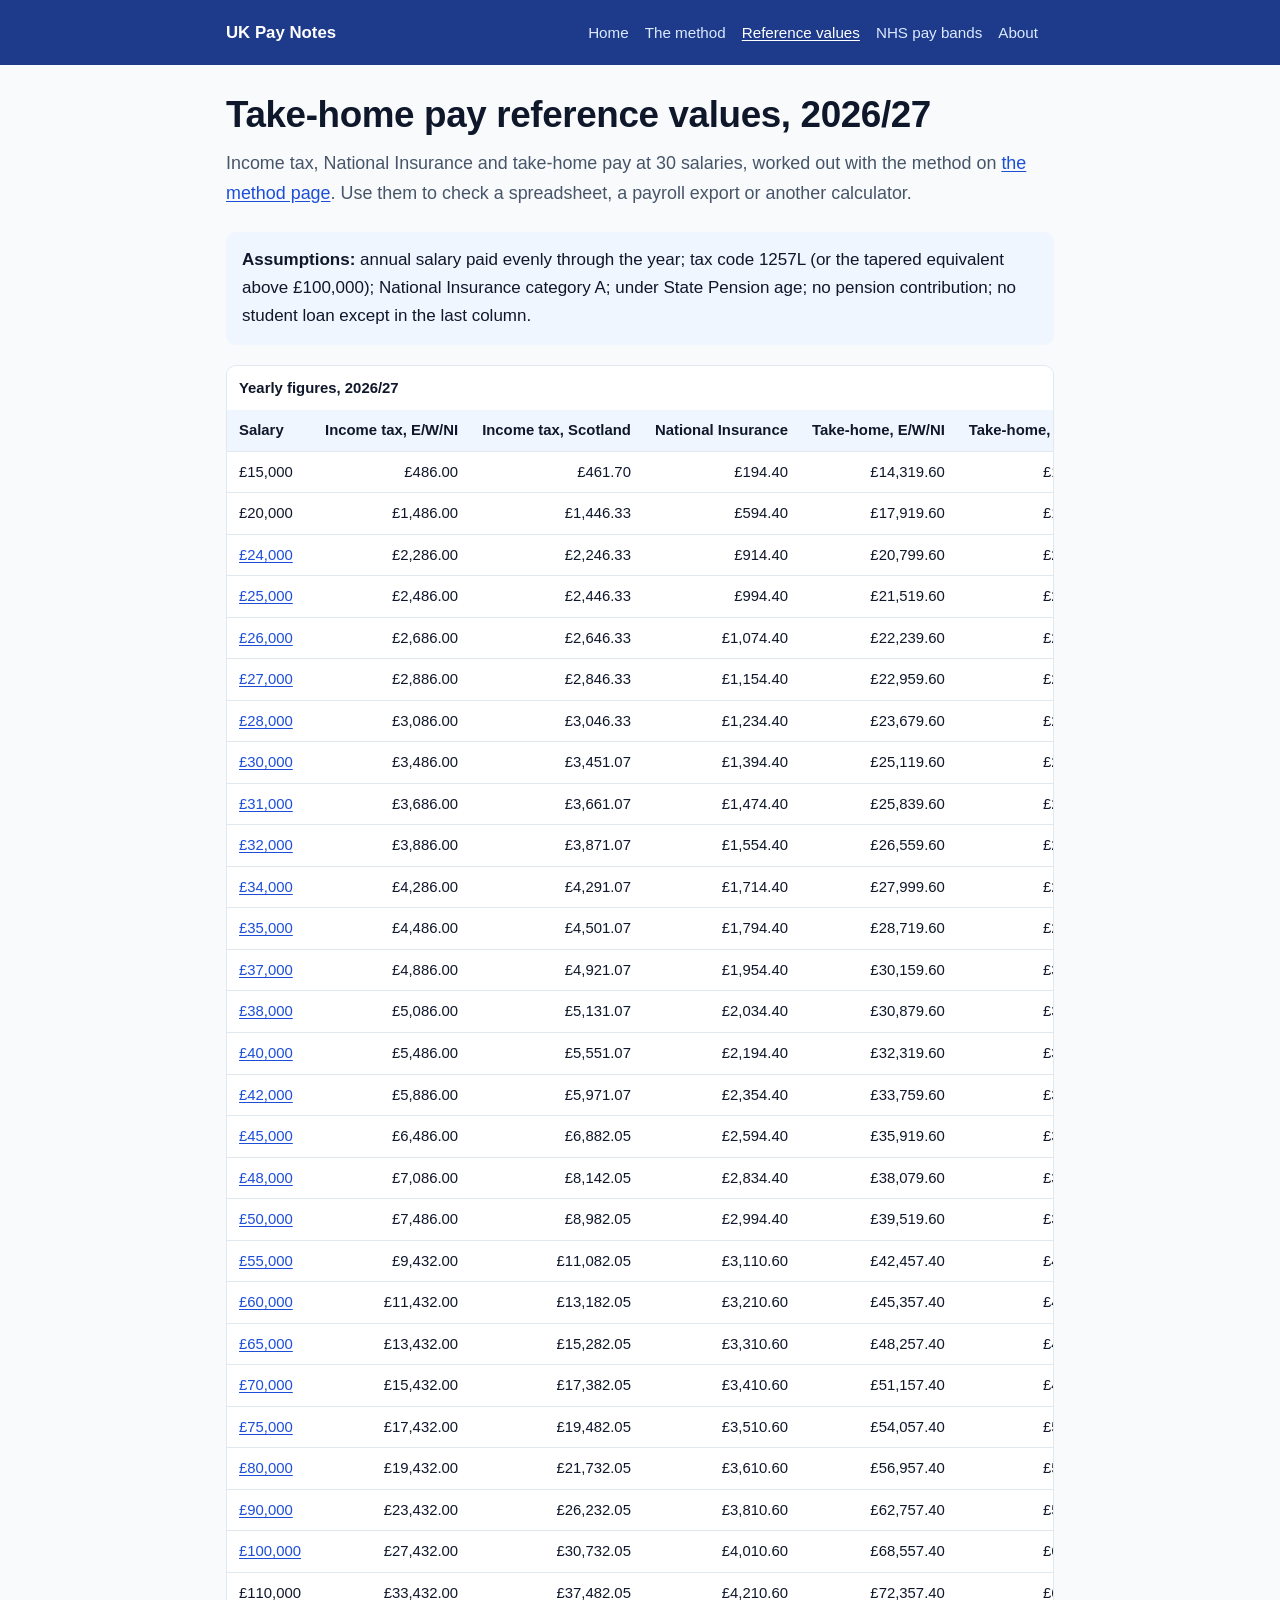
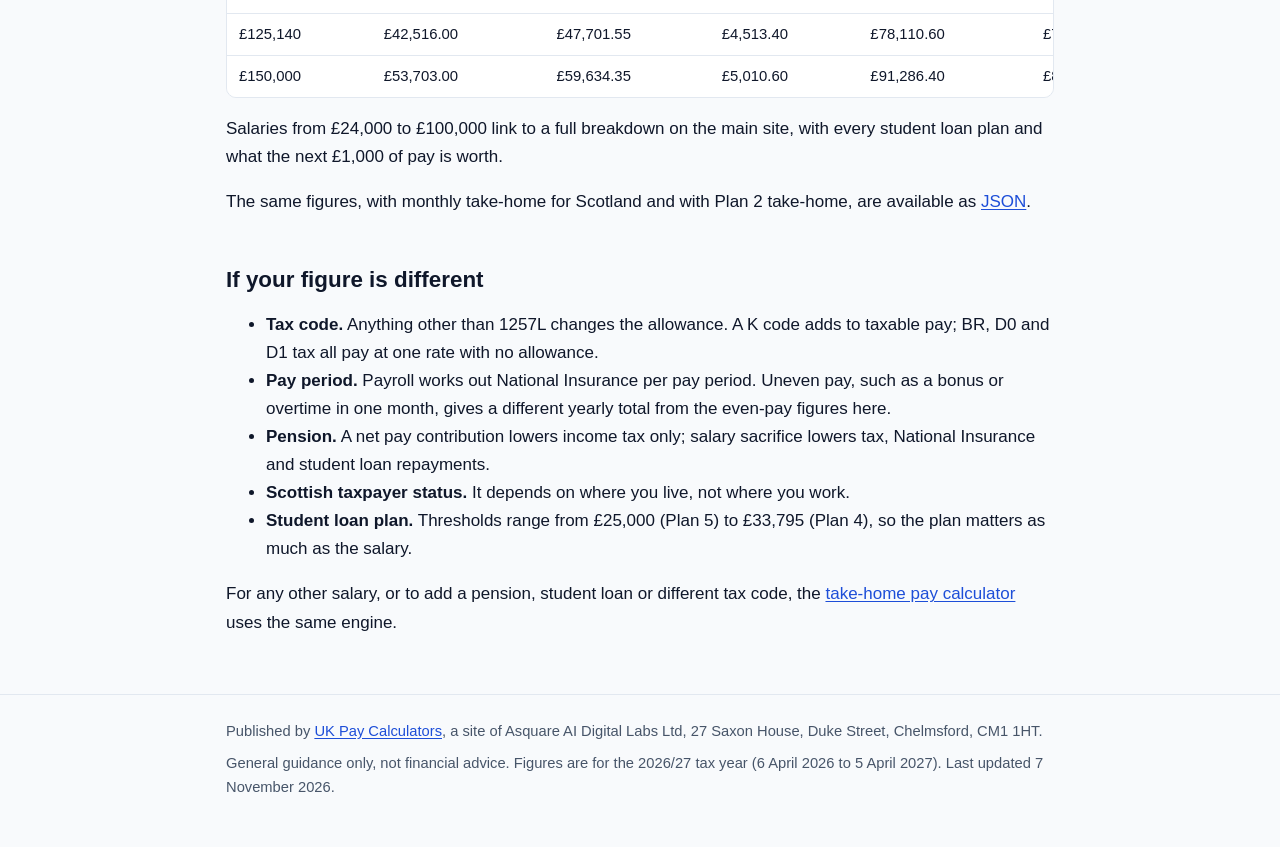
<file: reference-values.html>
<!doctype html>
<html lang="en-GB">
<head>
<meta charset="utf-8">
<meta name="viewport" content="width=device-width, initial-scale=1">
<title>UK take-home pay reference values 2026/27, £15,000 to £150,000</title>
<meta name="description" content="Income tax, NI and take-home pay for 30 UK salaries in 2026/27, for England, Wales and NI and for Scotland, with Plan 2 student loan. Also as JSON.">
<link rel="canonical" href="https://ukpaycalculators-uk.github.io/reference-values.html">
<link rel="icon" href="/favicon.svg" type="image/svg+xml">
<link rel="stylesheet" href="/style.css">
<meta property="og:type" content="article">
<meta property="og:title" content="UK take-home pay reference values 2026/27, £15,000 to £150,000">
<meta property="og:description" content="Income tax, NI and take-home pay for 30 UK salaries in 2026/27, for England, Wales and NI and for Scotland, with Plan 2 student loan. Also as JSON.">
<meta property="og:url" content="https://ukpaycalculators-uk.github.io/reference-values.html">
<meta name="color-scheme" content="light dark">
</head>
<body>
<header class="top"><div class="wrap">
<a class="brand" href="/">UK Pay Notes</a>
<nav aria-label="Site"><a href="/">Home</a><a href="/take-home-pay-method.html">The method</a><a href="/reference-values.html" aria-current="page">Reference values</a><a href="/nhs-pay-bands-2026-27.html">NHS pay bands</a><a href="/about.html">About</a></nav>
</div></header>
<main class="wrap">
<h1>Take-home pay reference values, 2026/27</h1>
<p class="lede">Income tax, National Insurance and take-home pay at 30 salaries, worked out with the method on <a href="/take-home-pay-method.html">the method page</a>. Use them to check a spreadsheet, a payroll export or another calculator.</p>
<div class="note"><strong>Assumptions:</strong> annual salary paid evenly through the year; tax code 1257L (or the tapered equivalent above £100,000); National Insurance category A; under State Pension age; no pension contribution; no student loan except in the last column.</div>
<div class="table-scroll"><table>
<caption>Yearly figures, 2026/27</caption>
<thead><tr><th>Salary</th><th>Income tax, E/W/NI</th><th>Income tax, Scotland</th><th>National Insurance</th><th>Take-home, E/W/NI</th><th>Take-home, Scotland</th><th>Monthly, E/W/NI</th><th>Plan 2 repayment</th></tr></thead>
<tbody>
<tr><td>£15,000</td><td>£486.00</td><td>£461.70</td><td>£194.40</td><td>£14,319.60</td><td>£14,343.90</td><td>£1,193.30</td><td>£0.00</td></tr>
<tr><td>£20,000</td><td>£1,486.00</td><td>£1,446.33</td><td>£594.40</td><td>£17,919.60</td><td>£17,959.27</td><td>£1,493.30</td><td>£0.00</td></tr>
<tr><td><a href="https://ukpaycalculators.co.uk/salary/24000-after-tax/">£24,000</a></td><td>£2,286.00</td><td>£2,246.33</td><td>£914.40</td><td>£20,799.60</td><td>£20,839.27</td><td>£1,733.30</td><td>£0.00</td></tr>
<tr><td><a href="https://ukpaycalculators.co.uk/salary/25000-after-tax/">£25,000</a></td><td>£2,486.00</td><td>£2,446.33</td><td>£994.40</td><td>£21,519.60</td><td>£21,559.27</td><td>£1,793.30</td><td>£0.00</td></tr>
<tr><td><a href="https://ukpaycalculators.co.uk/salary/26000-after-tax/">£26,000</a></td><td>£2,686.00</td><td>£2,646.33</td><td>£1,074.40</td><td>£22,239.60</td><td>£22,279.27</td><td>£1,853.30</td><td>£0.00</td></tr>
<tr><td><a href="https://ukpaycalculators.co.uk/salary/27000-after-tax/">£27,000</a></td><td>£2,886.00</td><td>£2,846.33</td><td>£1,154.40</td><td>£22,959.60</td><td>£22,999.27</td><td>£1,913.30</td><td>£0.00</td></tr>
<tr><td><a href="https://ukpaycalculators.co.uk/salary/28000-after-tax/">£28,000</a></td><td>£3,086.00</td><td>£3,046.33</td><td>£1,234.40</td><td>£23,679.60</td><td>£23,719.27</td><td>£1,973.30</td><td>£0.00</td></tr>
<tr><td><a href="https://ukpaycalculators.co.uk/salary/30000-after-tax/">£30,000</a></td><td>£3,486.00</td><td>£3,451.07</td><td>£1,394.40</td><td>£25,119.60</td><td>£25,154.53</td><td>£2,093.30</td><td>£55.35</td></tr>
<tr><td><a href="https://ukpaycalculators.co.uk/salary/31000-after-tax/">£31,000</a></td><td>£3,686.00</td><td>£3,661.07</td><td>£1,474.40</td><td>£25,839.60</td><td>£25,864.53</td><td>£2,153.30</td><td>£145.35</td></tr>
<tr><td><a href="https://ukpaycalculators.co.uk/salary/32000-after-tax/">£32,000</a></td><td>£3,886.00</td><td>£3,871.07</td><td>£1,554.40</td><td>£26,559.60</td><td>£26,574.53</td><td>£2,213.30</td><td>£235.35</td></tr>
<tr><td><a href="https://ukpaycalculators.co.uk/salary/34000-after-tax/">£34,000</a></td><td>£4,286.00</td><td>£4,291.07</td><td>£1,714.40</td><td>£27,999.60</td><td>£27,994.53</td><td>£2,333.30</td><td>£415.35</td></tr>
<tr><td><a href="https://ukpaycalculators.co.uk/salary/35000-after-tax/">£35,000</a></td><td>£4,486.00</td><td>£4,501.07</td><td>£1,794.40</td><td>£28,719.60</td><td>£28,704.53</td><td>£2,393.30</td><td>£505.35</td></tr>
<tr><td><a href="https://ukpaycalculators.co.uk/salary/37000-after-tax/">£37,000</a></td><td>£4,886.00</td><td>£4,921.07</td><td>£1,954.40</td><td>£30,159.60</td><td>£30,124.53</td><td>£2,513.30</td><td>£685.35</td></tr>
<tr><td><a href="https://ukpaycalculators.co.uk/salary/38000-after-tax/">£38,000</a></td><td>£5,086.00</td><td>£5,131.07</td><td>£2,034.40</td><td>£30,879.60</td><td>£30,834.53</td><td>£2,573.30</td><td>£775.35</td></tr>
<tr><td><a href="https://ukpaycalculators.co.uk/salary/40000-after-tax/">£40,000</a></td><td>£5,486.00</td><td>£5,551.07</td><td>£2,194.40</td><td>£32,319.60</td><td>£32,254.53</td><td>£2,693.30</td><td>£955.35</td></tr>
<tr><td><a href="https://ukpaycalculators.co.uk/salary/42000-after-tax/">£42,000</a></td><td>£5,886.00</td><td>£5,971.07</td><td>£2,354.40</td><td>£33,759.60</td><td>£33,674.53</td><td>£2,813.30</td><td>£1,135.35</td></tr>
<tr><td><a href="https://ukpaycalculators.co.uk/salary/45000-after-tax/">£45,000</a></td><td>£6,486.00</td><td>£6,882.05</td><td>£2,594.40</td><td>£35,919.60</td><td>£35,523.55</td><td>£2,993.30</td><td>£1,405.35</td></tr>
<tr><td><a href="https://ukpaycalculators.co.uk/salary/48000-after-tax/">£48,000</a></td><td>£7,086.00</td><td>£8,142.05</td><td>£2,834.40</td><td>£38,079.60</td><td>£37,023.55</td><td>£3,173.30</td><td>£1,675.35</td></tr>
<tr><td><a href="https://ukpaycalculators.co.uk/salary/50000-after-tax/">£50,000</a></td><td>£7,486.00</td><td>£8,982.05</td><td>£2,994.40</td><td>£39,519.60</td><td>£38,023.55</td><td>£3,293.30</td><td>£1,855.35</td></tr>
<tr><td><a href="https://ukpaycalculators.co.uk/salary/55000-after-tax/">£55,000</a></td><td>£9,432.00</td><td>£11,082.05</td><td>£3,110.60</td><td>£42,457.40</td><td>£40,807.35</td><td>£3,538.12</td><td>£2,305.35</td></tr>
<tr><td><a href="https://ukpaycalculators.co.uk/salary/60000-after-tax/">£60,000</a></td><td>£11,432.00</td><td>£13,182.05</td><td>£3,210.60</td><td>£45,357.40</td><td>£43,607.35</td><td>£3,779.78</td><td>£2,755.35</td></tr>
<tr><td><a href="https://ukpaycalculators.co.uk/salary/65000-after-tax/">£65,000</a></td><td>£13,432.00</td><td>£15,282.05</td><td>£3,310.60</td><td>£48,257.40</td><td>£46,407.35</td><td>£4,021.45</td><td>£3,205.35</td></tr>
<tr><td><a href="https://ukpaycalculators.co.uk/salary/70000-after-tax/">£70,000</a></td><td>£15,432.00</td><td>£17,382.05</td><td>£3,410.60</td><td>£51,157.40</td><td>£49,207.35</td><td>£4,263.12</td><td>£3,655.35</td></tr>
<tr><td><a href="https://ukpaycalculators.co.uk/salary/75000-after-tax/">£75,000</a></td><td>£17,432.00</td><td>£19,482.05</td><td>£3,510.60</td><td>£54,057.40</td><td>£52,007.35</td><td>£4,504.78</td><td>£4,105.35</td></tr>
<tr><td><a href="https://ukpaycalculators.co.uk/salary/80000-after-tax/">£80,000</a></td><td>£19,432.00</td><td>£21,732.05</td><td>£3,610.60</td><td>£56,957.40</td><td>£54,657.35</td><td>£4,746.45</td><td>£4,555.35</td></tr>
<tr><td><a href="https://ukpaycalculators.co.uk/salary/90000-after-tax/">£90,000</a></td><td>£23,432.00</td><td>£26,232.05</td><td>£3,810.60</td><td>£62,757.40</td><td>£59,957.35</td><td>£5,229.78</td><td>£5,455.35</td></tr>
<tr><td><a href="https://ukpaycalculators.co.uk/salary/100000-after-tax/">£100,000</a></td><td>£27,432.00</td><td>£30,732.05</td><td>£4,010.60</td><td>£68,557.40</td><td>£65,257.35</td><td>£5,713.12</td><td>£6,355.35</td></tr>
<tr><td>£110,000</td><td>£33,432.00</td><td>£37,482.05</td><td>£4,210.60</td><td>£72,357.40</td><td>£68,307.35</td><td>£6,029.78</td><td>£7,255.35</td></tr>
<tr><td>£125,140</td><td>£42,516.00</td><td>£47,701.55</td><td>£4,513.40</td><td>£78,110.60</td><td>£72,925.05</td><td>£6,509.22</td><td>£8,617.95</td></tr>
<tr><td>£150,000</td><td>£53,703.00</td><td>£59,634.35</td><td>£5,010.60</td><td>£91,286.40</td><td>£85,355.05</td><td>£7,607.20</td><td>£10,855.35</td></tr>
</tbody></table></div>
<p>Salaries from £24,000 to £100,000 link to a full breakdown on the main site, with every student loan plan and what the next £1,000 of pay is worth.</p>
<p>The same figures, with monthly take-home for Scotland and with Plan 2 take-home, are available as <a href="/uk-take-home-reference-2026-27.json">JSON</a>.</p>

<h2>If your figure is different</h2>
<ul>
<li><strong>Tax code.</strong> Anything other than 1257L changes the allowance. A K code adds to taxable pay; BR, D0 and D1 tax all pay at one rate with no allowance.</li>
<li><strong>Pay period.</strong> Payroll works out National Insurance per pay period. Uneven pay, such as a bonus or overtime in one month, gives a different yearly total from the even-pay figures here.</li>
<li><strong>Pension.</strong> A net pay contribution lowers income tax only; salary sacrifice lowers tax, National Insurance and student loan repayments.</li>
<li><strong>Scottish taxpayer status.</strong> It depends on where you live, not where you work.</li>
<li><strong>Student loan plan.</strong> Thresholds range from £25,000 (Plan 5) to £33,795 (Plan 4), so the plan matters as much as the salary.</li>
</ul>
<p>For any other salary, or to add a pension, student loan or different tax code, the <a href="https://ukpaycalculators.co.uk/">take-home pay calculator</a> uses the same engine.</p>

</main>
<footer><div class="wrap">
<p>Published by <a href="https://ukpaycalculators.co.uk/">UK Pay Calculators</a>, a site of Asquare AI Digital Labs Ltd, 27 Saxon House, Duke Street, Chelmsford, CM1 1HT.</p>
<p>General guidance only, not financial advice. Figures are for the 2026/27 tax year (6 April 2026 to 5 April 2027). Last updated 7 November 2026.</p>
</div></footer>
</body>
</html>
</file>
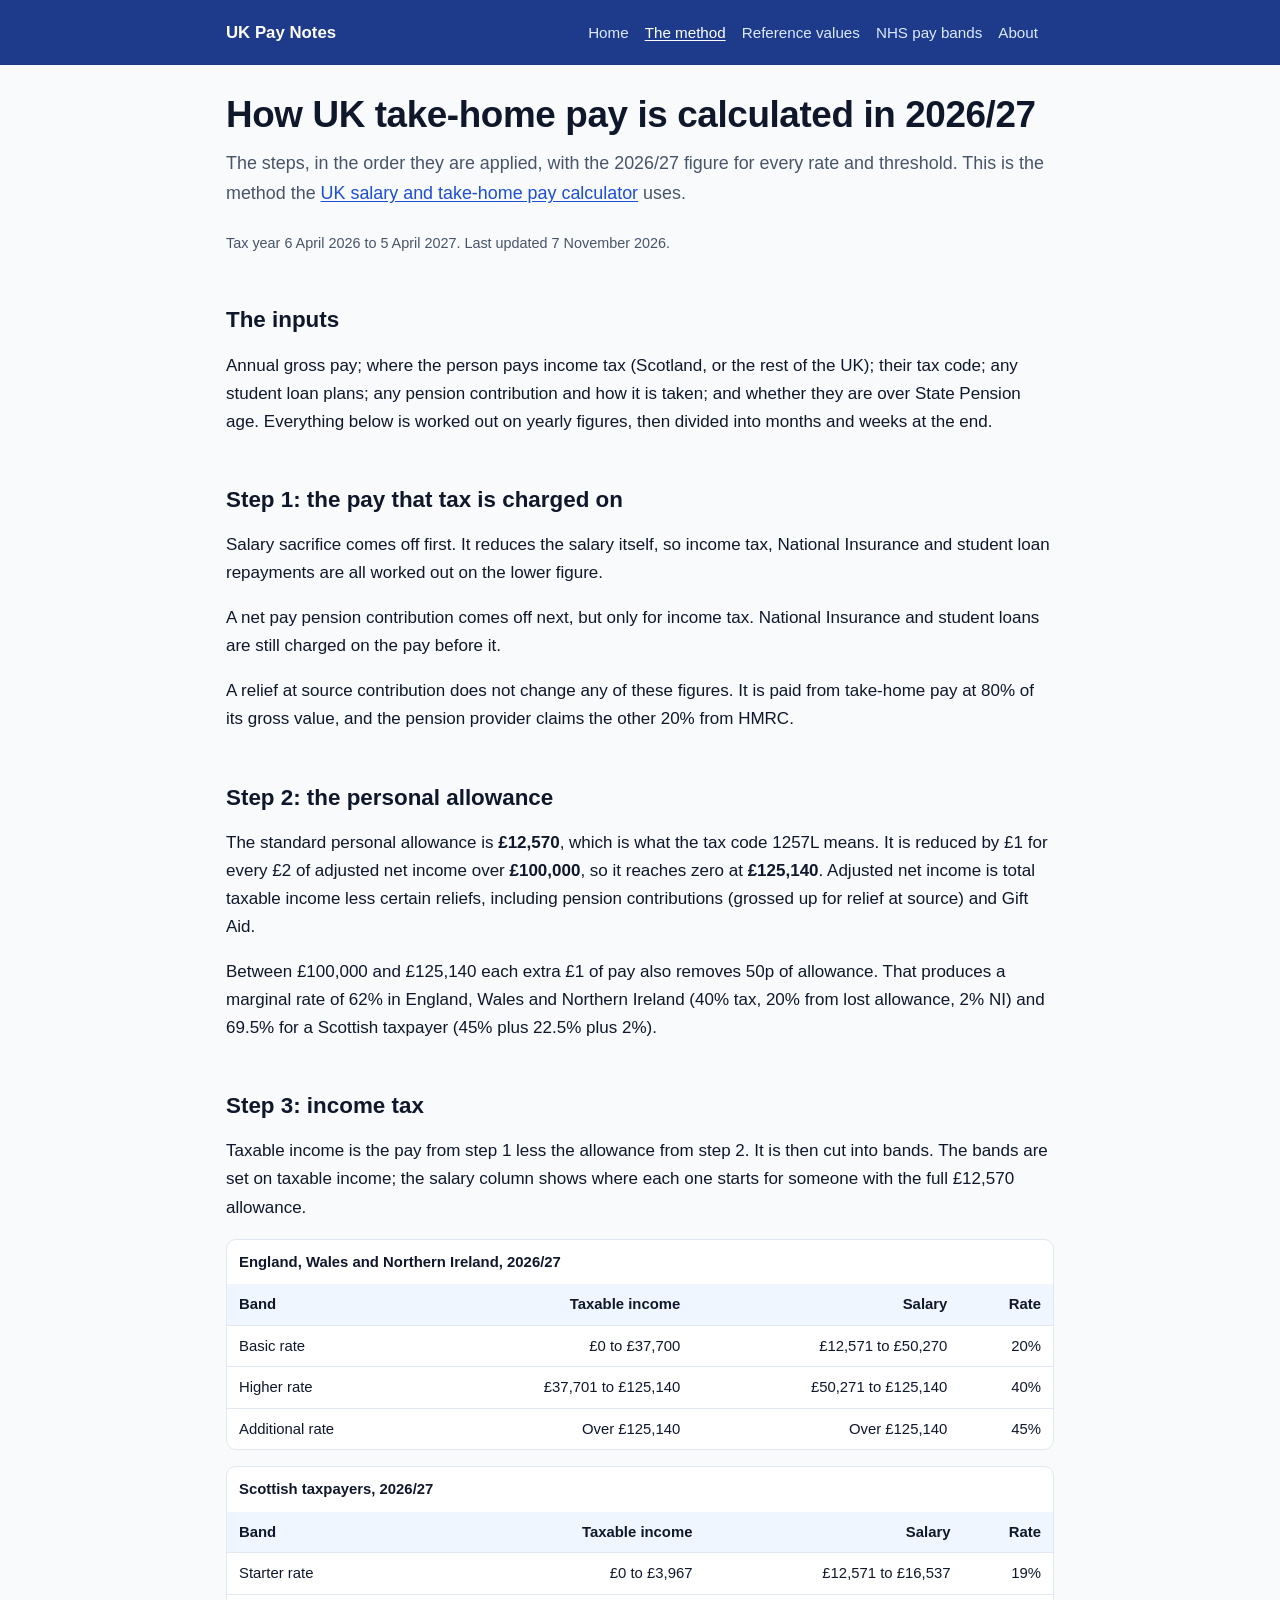
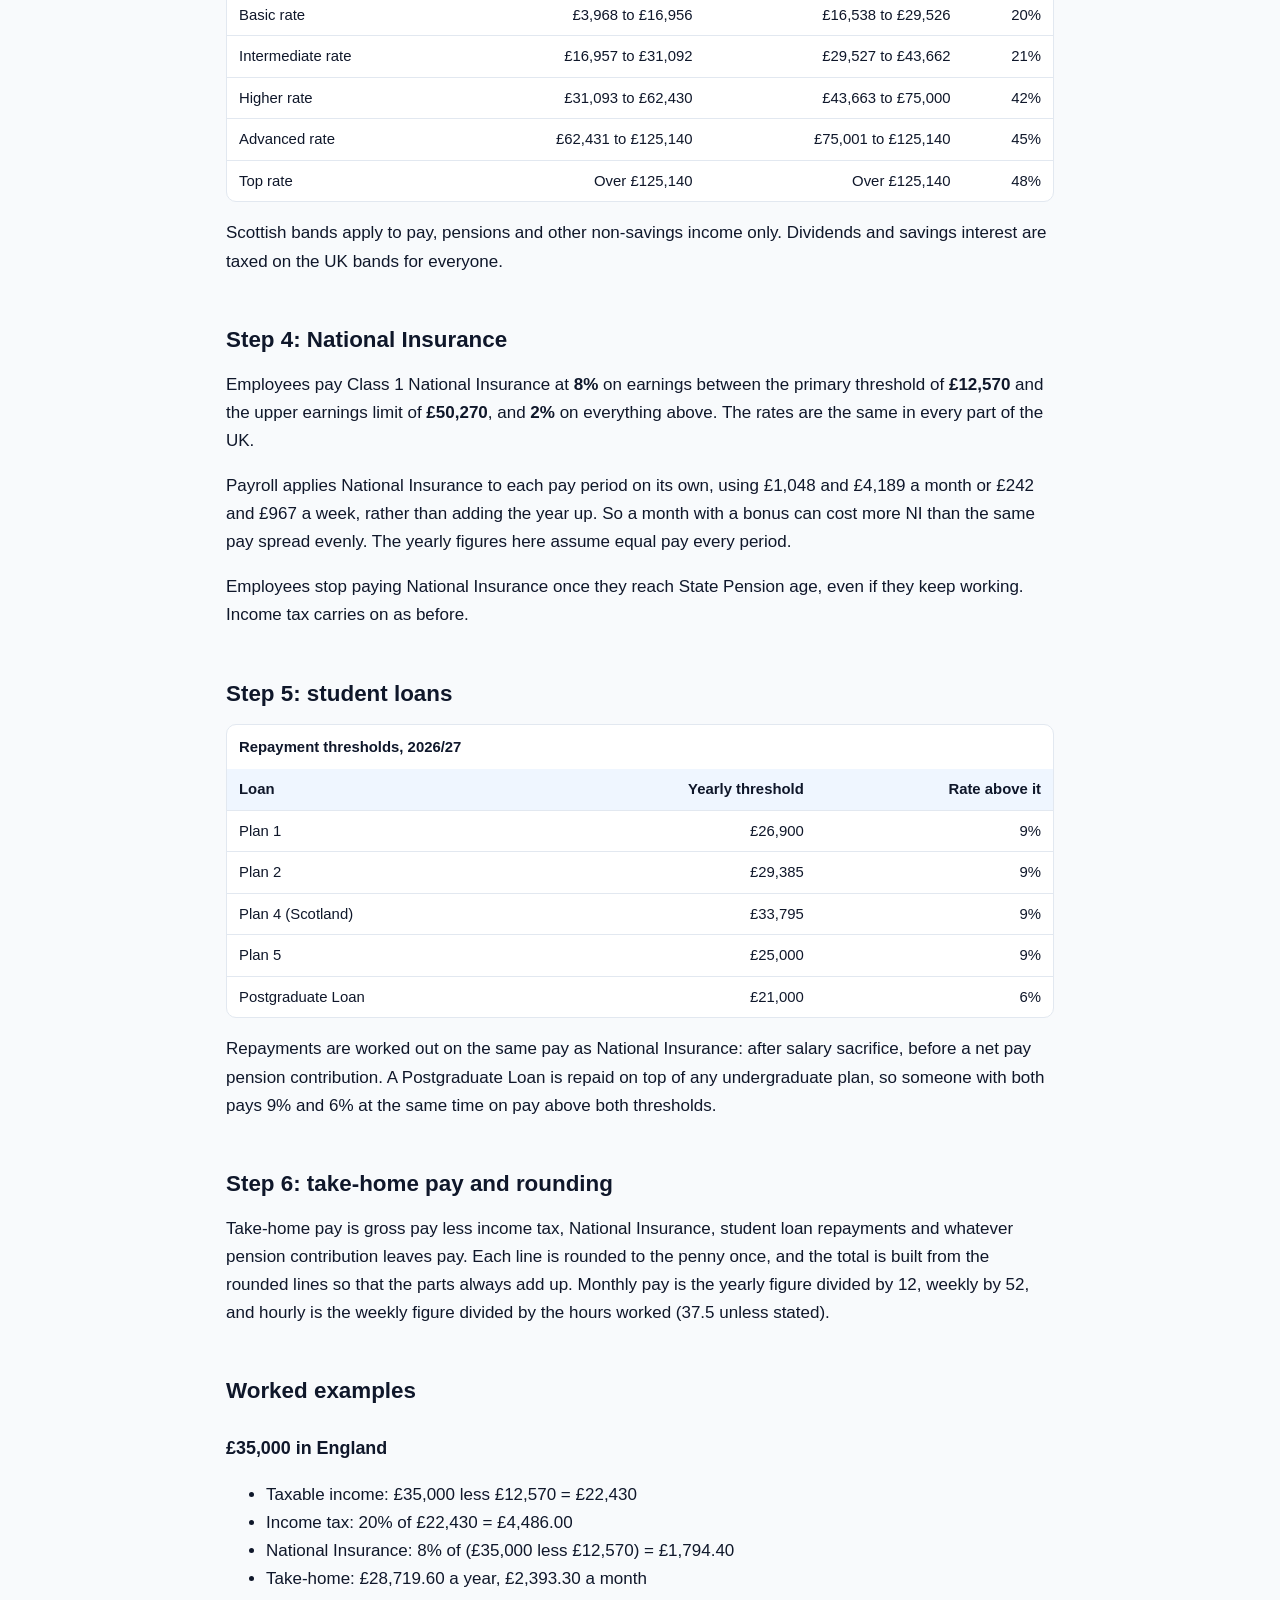
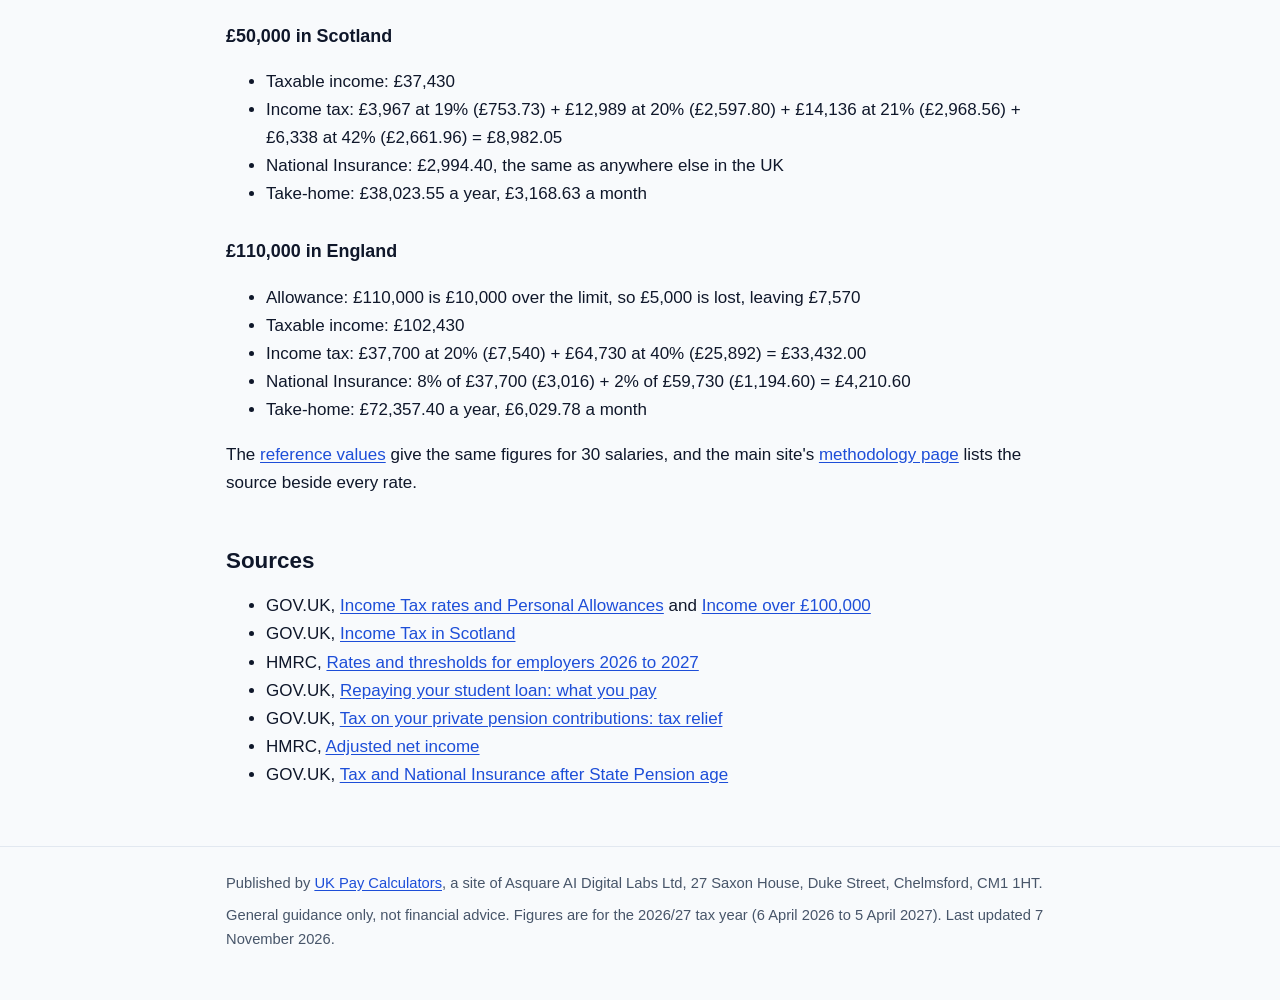
<file: take-home-pay-method.html>
<!doctype html>
<html lang="en-GB">
<head>
<meta charset="utf-8">
<meta name="viewport" content="width=device-width, initial-scale=1">
<title>How UK take-home pay is calculated, 2026/27: the method</title>
<meta name="description" content="Step-by-step method for UK take-home pay in 2026/27: personal allowance and taper, UK and Scottish bands, NI, student loans and pensions, with worked examples.">
<link rel="canonical" href="https://ukpaycalculators-uk.github.io/take-home-pay-method.html">
<link rel="icon" href="/favicon.svg" type="image/svg+xml">
<link rel="stylesheet" href="/style.css">
<meta property="og:type" content="article">
<meta property="og:title" content="How UK take-home pay is calculated, 2026/27: the method">
<meta property="og:description" content="Step-by-step method for UK take-home pay in 2026/27: personal allowance and taper, UK and Scottish bands, NI, student loans and pensions, with worked examples.">
<meta property="og:url" content="https://ukpaycalculators-uk.github.io/take-home-pay-method.html">
<meta name="color-scheme" content="light dark">
</head>
<body>
<header class="top"><div class="wrap">
<a class="brand" href="/">UK Pay Notes</a>
<nav aria-label="Site"><a href="/">Home</a><a href="/take-home-pay-method.html" aria-current="page">The method</a><a href="/reference-values.html">Reference values</a><a href="/nhs-pay-bands-2026-27.html">NHS pay bands</a><a href="/about.html">About</a></nav>
</div></header>
<main class="wrap">
<h1>How UK take-home pay is calculated in 2026/27</h1>
<p class="lede">The steps, in the order they are applied, with the 2026/27 figure for every rate and threshold. This is the method the <a href="https://ukpaycalculators.co.uk/">UK salary and take-home pay calculator</a> uses.</p>
<p class="meta">Tax year 6 April 2026 to 5 April 2027. Last updated 7 November 2026.</p>

<h2>The inputs</h2>
<p>Annual gross pay; where the person pays income tax (Scotland, or the rest of the UK); their tax code; any student loan plans; any pension contribution and how it is taken; and whether they are over State Pension age. Everything below is worked out on yearly figures, then divided into months and weeks at the end.</p>

<h2>Step 1: the pay that tax is charged on</h2>
<p>Salary sacrifice comes off first. It reduces the salary itself, so income tax, National Insurance and student loan repayments are all worked out on the lower figure.</p>
<p>A net pay pension contribution comes off next, but only for income tax. National Insurance and student loans are still charged on the pay before it.</p>
<p>A relief at source contribution does not change any of these figures. It is paid from take-home pay at 80% of its gross value, and the pension provider claims the other 20% from HMRC.</p>

<h2>Step 2: the personal allowance</h2>
<p>The standard personal allowance is <strong>£12,570</strong>, which is what the tax code 1257L means. It is reduced by £1 for every £2 of adjusted net income over <strong>£100,000</strong>, so it reaches zero at <strong>£125,140</strong>. Adjusted net income is total taxable income less certain reliefs, including pension contributions (grossed up for relief at source) and Gift Aid.</p>
<p>Between £100,000 and £125,140 each extra £1 of pay also removes 50p of allowance. That produces a marginal rate of 62% in England, Wales and Northern Ireland (40% tax, 20% from lost allowance, 2% NI) and 69.5% for a Scottish taxpayer (45% plus 22.5% plus 2%).</p>

<h2>Step 3: income tax</h2>
<p>Taxable income is the pay from step 1 less the allowance from step 2. It is then cut into bands. The bands are set on taxable income; the salary column shows where each one starts for someone with the full £12,570 allowance.</p>
<div class="table-scroll"><table>
<caption>England, Wales and Northern Ireland, 2026/27</caption>
<thead><tr><th>Band</th><th>Taxable income</th><th>Salary</th><th>Rate</th></tr></thead>
<tbody>
<tr><td>Basic rate</td><td>£0 to £37,700</td><td>£12,571 to £50,270</td><td>20%</td></tr>
<tr><td>Higher rate</td><td>£37,701 to £125,140</td><td>£50,271 to £125,140</td><td>40%</td></tr>
<tr><td>Additional rate</td><td>Over £125,140</td><td>Over £125,140</td><td>45%</td></tr>
</tbody></table></div>
<div class="table-scroll"><table>
<caption>Scottish taxpayers, 2026/27</caption>
<thead><tr><th>Band</th><th>Taxable income</th><th>Salary</th><th>Rate</th></tr></thead>
<tbody>
<tr><td>Starter rate</td><td>£0 to £3,967</td><td>£12,571 to £16,537</td><td>19%</td></tr>
<tr><td>Basic rate</td><td>£3,968 to £16,956</td><td>£16,538 to £29,526</td><td>20%</td></tr>
<tr><td>Intermediate rate</td><td>£16,957 to £31,092</td><td>£29,527 to £43,662</td><td>21%</td></tr>
<tr><td>Higher rate</td><td>£31,093 to £62,430</td><td>£43,663 to £75,000</td><td>42%</td></tr>
<tr><td>Advanced rate</td><td>£62,431 to £125,140</td><td>£75,001 to £125,140</td><td>45%</td></tr>
<tr><td>Top rate</td><td>Over £125,140</td><td>Over £125,140</td><td>48%</td></tr>
</tbody></table></div>
<p>Scottish bands apply to pay, pensions and other non-savings income only. Dividends and savings interest are taxed on the UK bands for everyone.</p>

<h2>Step 4: National Insurance</h2>
<p>Employees pay Class 1 National Insurance at <strong>8%</strong> on earnings between the primary threshold of <strong>£12,570</strong> and the upper earnings limit of <strong>£50,270</strong>, and <strong>2%</strong> on everything above. The rates are the same in every part of the UK.</p>
<p>Payroll applies National Insurance to each pay period on its own, using £1,048 and £4,189 a month or £242 and £967 a week, rather than adding the year up. So a month with a bonus can cost more NI than the same pay spread evenly. The yearly figures here assume equal pay every period.</p>
<p>Employees stop paying National Insurance once they reach State Pension age, even if they keep working. Income tax carries on as before.</p>

<h2>Step 5: student loans</h2>
<div class="table-scroll"><table>
<caption>Repayment thresholds, 2026/27</caption>
<thead><tr><th>Loan</th><th>Yearly threshold</th><th>Rate above it</th></tr></thead>
<tbody>
<tr><td>Plan 1</td><td>£26,900</td><td>9%</td></tr>
<tr><td>Plan 2</td><td>£29,385</td><td>9%</td></tr>
<tr><td>Plan 4 (Scotland)</td><td>£33,795</td><td>9%</td></tr>
<tr><td>Plan 5</td><td>£25,000</td><td>9%</td></tr>
<tr><td>Postgraduate Loan</td><td>£21,000</td><td>6%</td></tr>
</tbody></table></div>
<p>Repayments are worked out on the same pay as National Insurance: after salary sacrifice, before a net pay pension contribution. A Postgraduate Loan is repaid on top of any undergraduate plan, so someone with both pays 9% and 6% at the same time on pay above both thresholds.</p>

<h2>Step 6: take-home pay and rounding</h2>
<p>Take-home pay is gross pay less income tax, National Insurance, student loan repayments and whatever pension contribution leaves pay. Each line is rounded to the penny once, and the total is built from the rounded lines so that the parts always add up. Monthly pay is the yearly figure divided by 12, weekly by 52, and hourly is the weekly figure divided by the hours worked (37.5 unless stated).</p>

<h2>Worked examples</h2>
<h3>£35,000 in England</h3>
<ul>
<li>Taxable income: £35,000 less £12,570 = £22,430</li>
<li>Income tax: 20% of £22,430 = £4,486.00</li>
<li>National Insurance: 8% of (£35,000 less £12,570) = £1,794.40</li>
<li>Take-home: £28,719.60 a year, £2,393.30 a month</li>
</ul>
<h3>£50,000 in Scotland</h3>
<ul>
<li>Taxable income: £37,430</li>
<li>Income tax: £3,967 at 19% (£753.73) + £12,989 at 20% (£2,597.80) + £14,136 at 21% (£2,968.56) + £6,338 at 42% (£2,661.96) = £8,982.05</li>
<li>National Insurance: £2,994.40, the same as anywhere else in the UK</li>
<li>Take-home: £38,023.55 a year, £3,168.63 a month</li>
</ul>
<h3>£110,000 in England</h3>
<ul>
<li>Allowance: £110,000 is £10,000 over the limit, so £5,000 is lost, leaving £7,570</li>
<li>Taxable income: £102,430</li>
<li>Income tax: £37,700 at 20% (£7,540) + £64,730 at 40% (£25,892) = £33,432.00</li>
<li>National Insurance: 8% of £37,700 (£3,016) + 2% of £59,730 (£1,194.60) = £4,210.60</li>
<li>Take-home: £72,357.40 a year, £6,029.78 a month</li>
</ul>
<p>The <a href="/reference-values.html">reference values</a> give the same figures for 30 salaries, and the main site's <a href="https://ukpaycalculators.co.uk/methodology/">methodology page</a> lists the source beside every rate.</p>

<h2>Sources</h2>
<ul>
<li>GOV.UK, <a href="https://www.gov.uk/income-tax-rates">Income Tax rates and Personal Allowances</a> and <a href="https://www.gov.uk/income-tax-rates/income-over-100000">Income over £100,000</a></li>
<li>GOV.UK, <a href="https://www.gov.uk/scottish-income-tax">Income Tax in Scotland</a></li>
<li>HMRC, <a href="https://www.gov.uk/guidance/rates-and-thresholds-for-employers-2026-to-2027">Rates and thresholds for employers 2026 to 2027</a></li>
<li>GOV.UK, <a href="https://www.gov.uk/repaying-your-student-loan/what-you-pay">Repaying your student loan: what you pay</a></li>
<li>GOV.UK, <a href="https://www.gov.uk/tax-on-your-private-pension/pension-tax-relief">Tax on your private pension contributions: tax relief</a></li>
<li>HMRC, <a href="https://www.gov.uk/guidance/adjusted-net-income">Adjusted net income</a></li>
<li>GOV.UK, <a href="https://www.gov.uk/tax-national-insurance-after-state-pension-age">Tax and National Insurance after State Pension age</a></li>
</ul>

</main>
<footer><div class="wrap">
<p>Published by <a href="https://ukpaycalculators.co.uk/">UK Pay Calculators</a>, a site of Asquare AI Digital Labs Ltd, 27 Saxon House, Duke Street, Chelmsford, CM1 1HT.</p>
<p>General guidance only, not financial advice. Figures are for the 2026/27 tax year (6 April 2026 to 5 April 2027). Last updated 7 November 2026.</p>
</div></footer>
</body>
</html>
</file>
<file: style.css>
:root {
  --bg: #f8fafc;
  --card: #ffffff;
  --ink: #0f172a;
  --muted: #475569;
  --line: #e2e8f0;
  --accent: #1d4ed8;
  --accent-soft: #eff6ff;
  --band: #1e3a8a;
}
@media (prefers-color-scheme: dark) {
  :root {
    --bg: #0b1220;
    --card: #111a2e;
    --ink: #e2e8f0;
    --muted: #94a3b8;
    --line: #1e293b;
    --accent: #93c5fd;
    --accent-soft: #172554;
    --band: #172554;
  }
}
* { box-sizing: border-box; }
html { -webkit-text-size-adjust: 100%; }
body {
  margin: 0;
  background: var(--bg);
  color: var(--ink);
  font: 17px/1.65 -apple-system, BlinkMacSystemFont, "Segoe UI", Roboto, Helvetica, Arial, sans-serif;
}
a { color: var(--accent); text-underline-offset: 2px; }
a:focus-visible { outline: 3px solid var(--accent); outline-offset: 2px; border-radius: 2px; }
.top { background: var(--band); color: #fff; }
.top .wrap { display: flex; flex-wrap: wrap; align-items: center; justify-content: space-between; gap: 8px 20px; padding-top: 14px; padding-bottom: 14px; }
.brand { color: #fff; font-weight: 700; text-decoration: none; font-size: 1.05rem; }
.top nav a { color: #dbeafe; text-decoration: none; margin-right: 16px; font-size: 0.95rem; display: inline-block; padding: 6px 0; }
.top nav a:hover, .top nav a[aria-current="page"] { color: #fff; text-decoration: underline; }
.wrap { max-width: 860px; margin: 0 auto; padding-left: 16px; padding-right: 16px; }
main { padding-top: 28px; padding-bottom: 40px; }
h1 { font-size: clamp(1.7rem, 1.3rem + 1.6vw, 2.3rem); line-height: 1.2; margin: 0 0 12px; letter-spacing: -0.01em; }
h2 { font-size: 1.4rem; line-height: 1.3; margin: 2.2em 0 0.5em; }
h3 { font-size: 1.12rem; margin: 1.6em 0 0.4em; }
.lede { font-size: 1.12rem; color: var(--muted); margin: 0 0 24px; }
.meta { font-size: 0.9rem; color: var(--muted); }
.cards { display: grid; grid-template-columns: repeat(auto-fit, minmax(240px, 1fr)); gap: 16px; margin: 24px 0; }
.card { background: var(--card); border: 1px solid var(--line); border-radius: 12px; padding: 18px 20px; }
.card h2 { margin: 0 0 6px; font-size: 1.15rem; }
.card p { margin: 0; color: var(--muted); }
.note { background: var(--accent-soft); border-radius: 10px; padding: 14px 16px; margin: 20px 0; }
.table-scroll { overflow-x: auto; margin: 16px 0; border: 1px solid var(--line); border-radius: 10px; background: var(--card); }
table { border-collapse: collapse; width: 100%; font-size: 0.93rem; font-variant-numeric: tabular-nums; }
caption { text-align: left; padding: 10px 12px; font-weight: 600; }
th, td { padding: 8px 12px; border-bottom: 1px solid var(--line); text-align: right; white-space: nowrap; }
th:first-child, td:first-child { text-align: left; }
thead th { background: var(--accent-soft); font-weight: 600; }
tbody tr:last-child td { border-bottom: 0; }
ol.steps > li { margin-bottom: 0.4em; }
code { font-family: ui-monospace, SFMono-Regular, Menlo, monospace; font-size: 0.92em; background: var(--accent-soft); padding: 1px 5px; border-radius: 4px; }
footer { border-top: 1px solid var(--line); padding: 24px 0 40px; color: var(--muted); font-size: 0.92rem; }
footer p { margin: 0 0 8px; }
table.bands tbody { border-top: 2px solid var(--line); }
table.bands th[scope="rowgroup"] { text-align: left; vertical-align: top; font-weight: 600; }
table.bands td.pt { text-align: left; }
table.bands thead th:nth-child(2) { text-align: left; }
</file>
